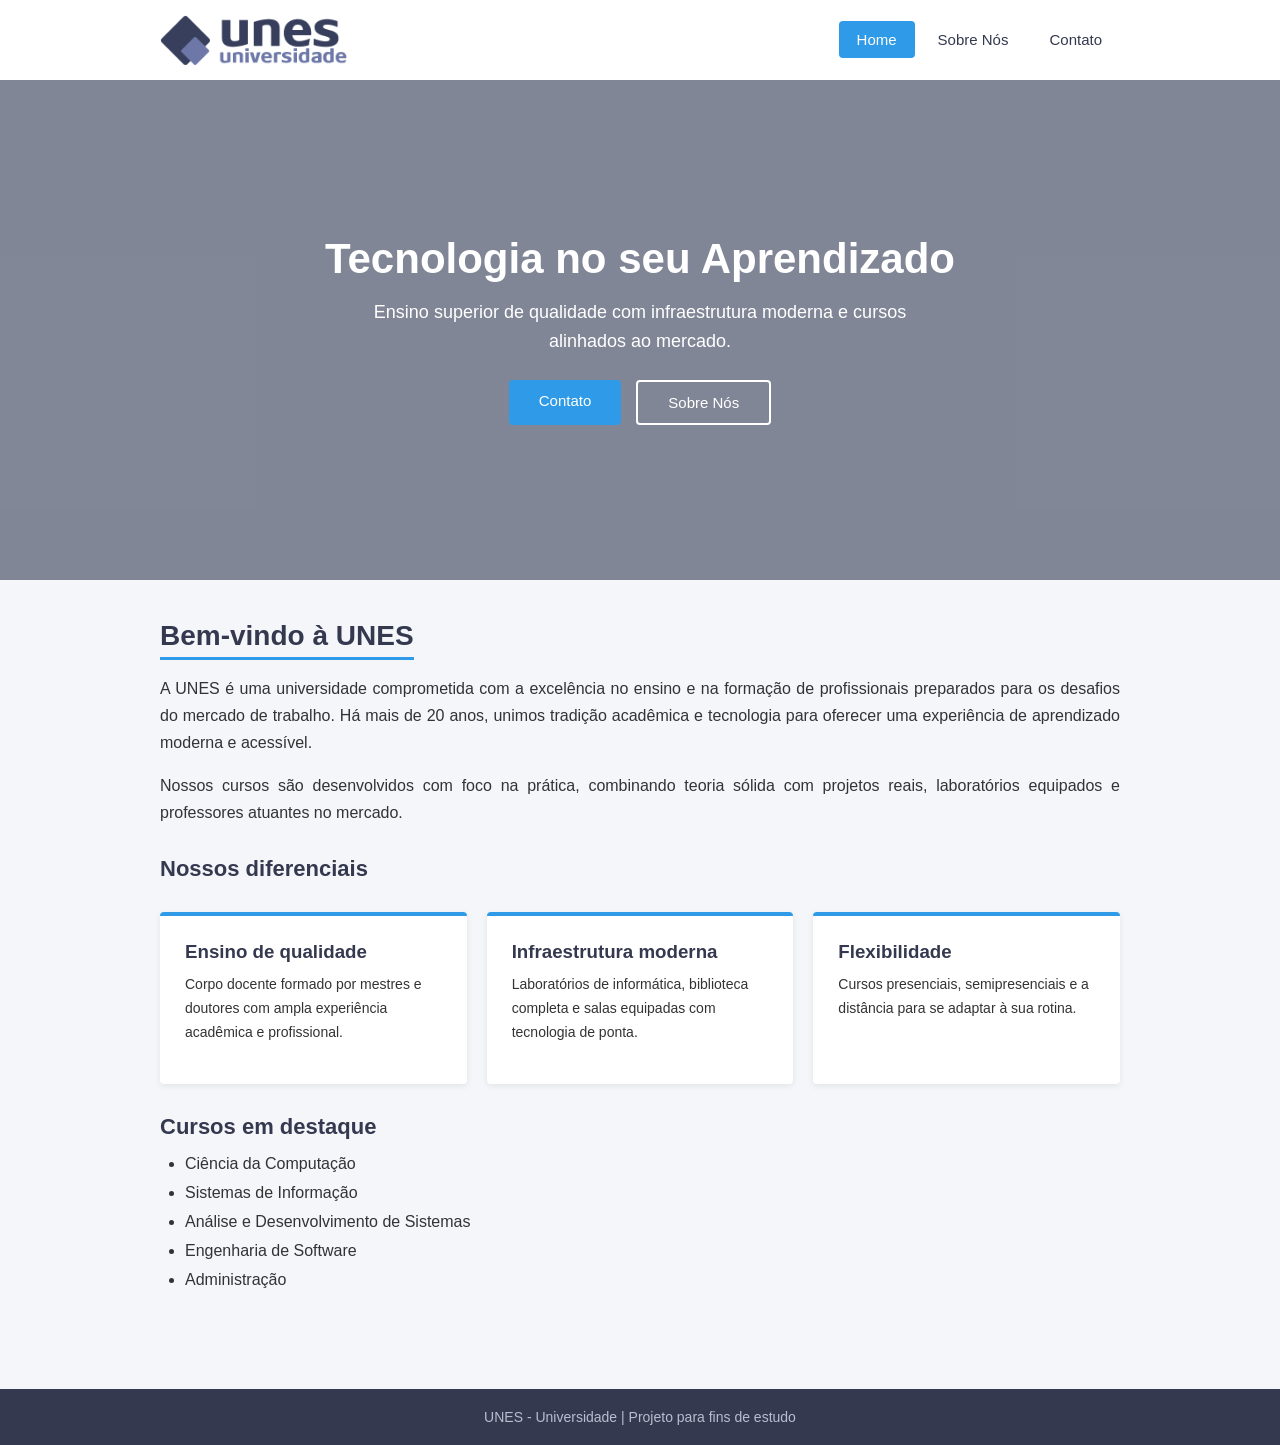
<file: projeto1-UNES/index.html>
<!DOCTYPE html>
<html lang="pt-BR">

<head>
    <meta charset="UTF-8">
    <meta name="viewport" content="width=device-width, initial-scale=1.0">
    <link rel="stylesheet" href="assets/css/style.css">
    <title>UNES - Universidade</title>
</head>

<body>

    <header>
        <div class="container">
            <a href="index.html" class="logo">
                <img src="assets/img/logo.png" alt="UNES Universidade">
            </a>
            <nav id="menu">
                <ul>
                    <li><a href="index.html" class="ativo">Home</a></li>
                    <li><a href="sobre.html">Sobre Nós</a></li>
                    <li><a href="contato.html">Contato</a></li>
                </ul>
            </nav>
            <button class="menu-toggle" id="menu-toggle" aria-label="Abrir menu">
                <span></span>
                <span></span>
                <span></span>
            </button>
        </div>
    </header>

    <section class="hero">
        <video muted autoplay loop>
            <source src="assets/video/33041-395456513_medium.mp4">
            Seu navegador não suporta a execução desse vídeo!
        </video>
        <div class="hero-overlay">
            <h1>Tecnologia no seu Aprendizado</h1>
            <p>Ensino superior de qualidade com infraestrutura moderna e cursos alinhados ao mercado.</p>
            <div class="hero-botoes">
                <a href="contato.html" class="btn btn-primario">Contato</a>
                <a href="sobre.html" class="btn btn-secundario">Sobre Nós</a>
            </div>
        </div>
    </section>

    <main class="conteudo">
        <div class="container">
            <h1>Bem-vindo à UNES</h1>
            <p>
                A UNES é uma universidade comprometida com a excelência no ensino e na formação
                de profissionais preparados para os desafios do mercado de trabalho. Há mais de
                20 anos, unimos tradição acadêmica e tecnologia para oferecer uma experiência de
                aprendizado moderna e acessível.
            </p>
            <p>
                Nossos cursos são desenvolvidos com foco na prática, combinando teoria sólida
                com projetos reais, laboratórios equipados e professores atuantes no mercado.
            </p>

            <h2>Nossos diferenciais</h2>
            <div class="cards">
                <div class="card">
                    <h3>Ensino de qualidade</h3>
                    <p>
                        Corpo docente formado por mestres e doutores com ampla experiência
                        acadêmica e profissional.
                    </p>
                </div>
                <div class="card">
                    <h3>Infraestrutura moderna</h3>
                    <p>
                        Laboratórios de informática, biblioteca completa e salas equipadas
                        com tecnologia de ponta.
                    </p>
                </div>
                <div class="card">
                    <h3>Flexibilidade</h3>
                    <p>
                        Cursos presenciais, semipresenciais e a distância para se adaptar
                        à sua rotina.
                    </p>
                </div>
            </div>

            <h2>Cursos em destaque</h2>
            <ul>
                <li>Ciência da Computação</li>
                <li>Sistemas de Informação</li>
                <li>Análise e Desenvolvimento de Sistemas</li>
                <li>Engenharia de Software</li>
                <li>Administração</li>
            </ul>
        </div>
    </main>

    <footer>
        <div class="container">
            <p>UNES - Universidade | Projeto para fins de estudo</p>
        </div>
    </footer>

    <script src="assets/js/script.js"></script>
</body>

</html>
</file>
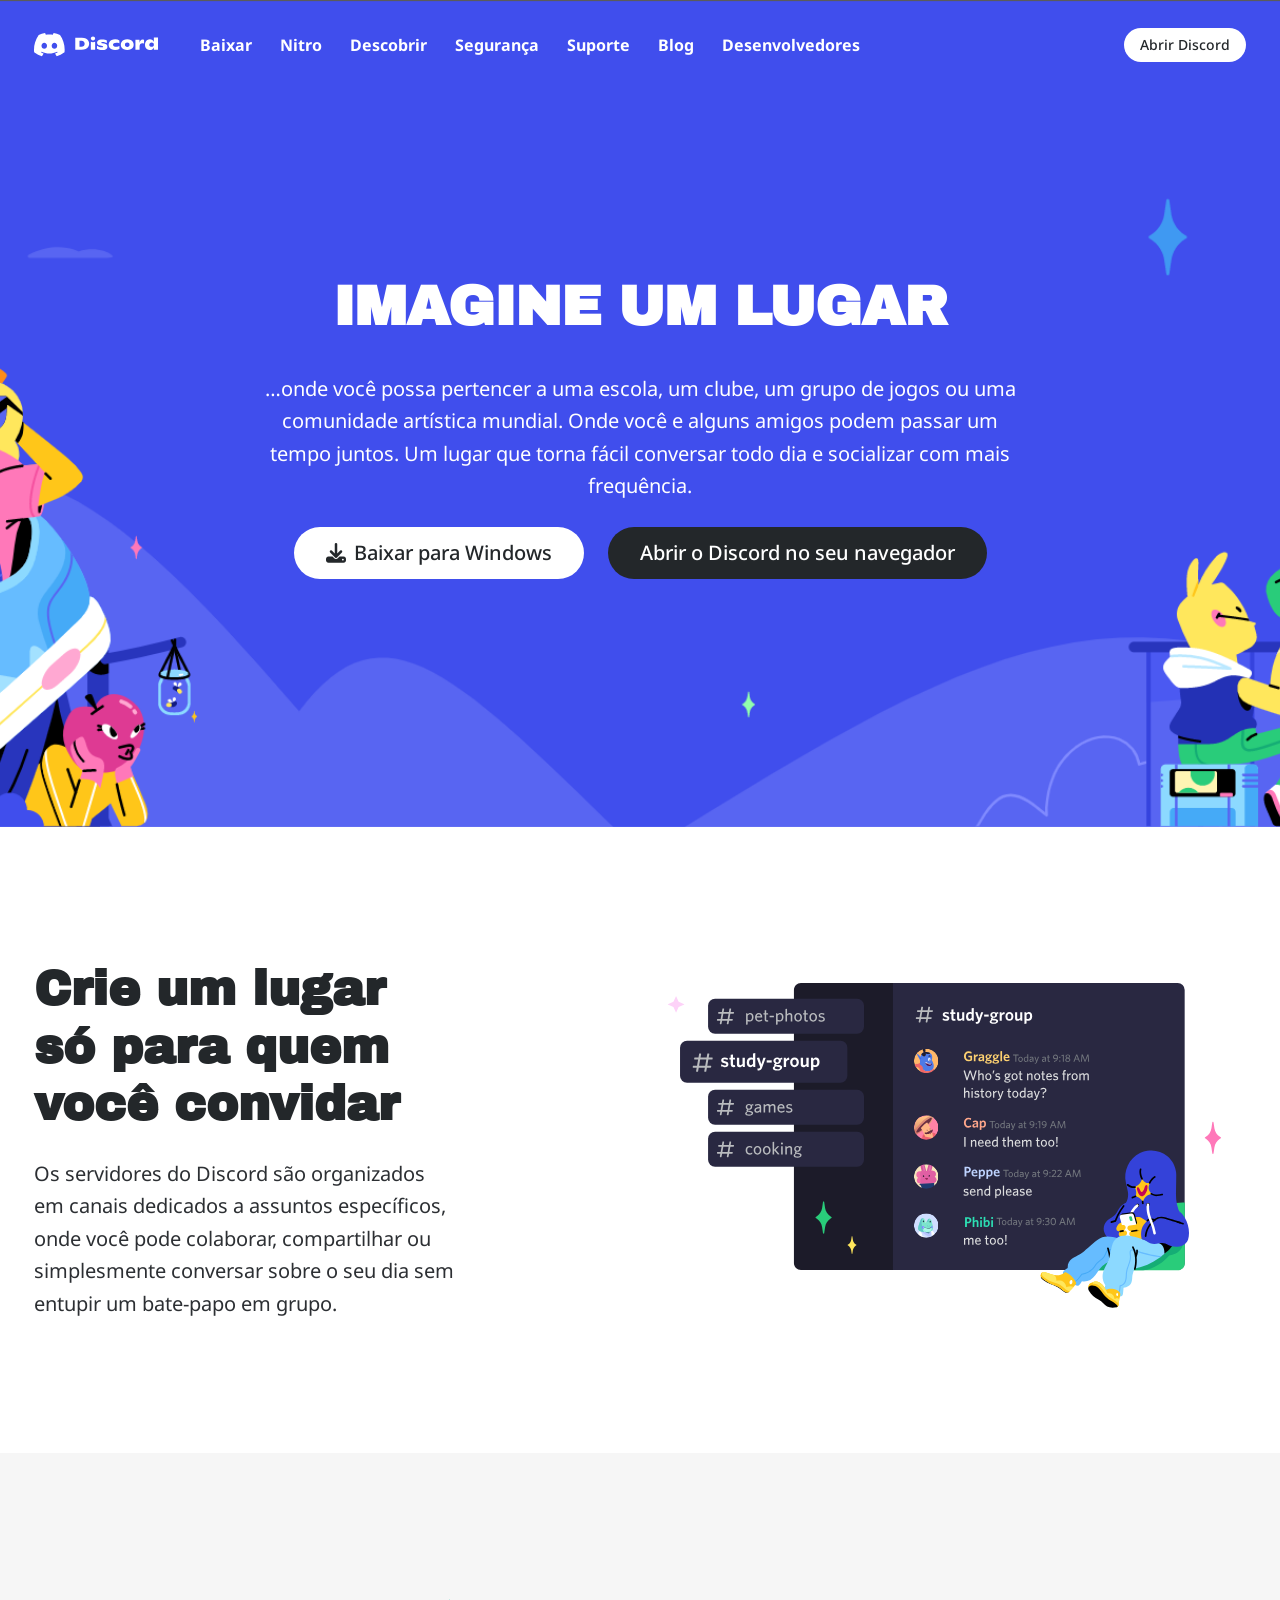
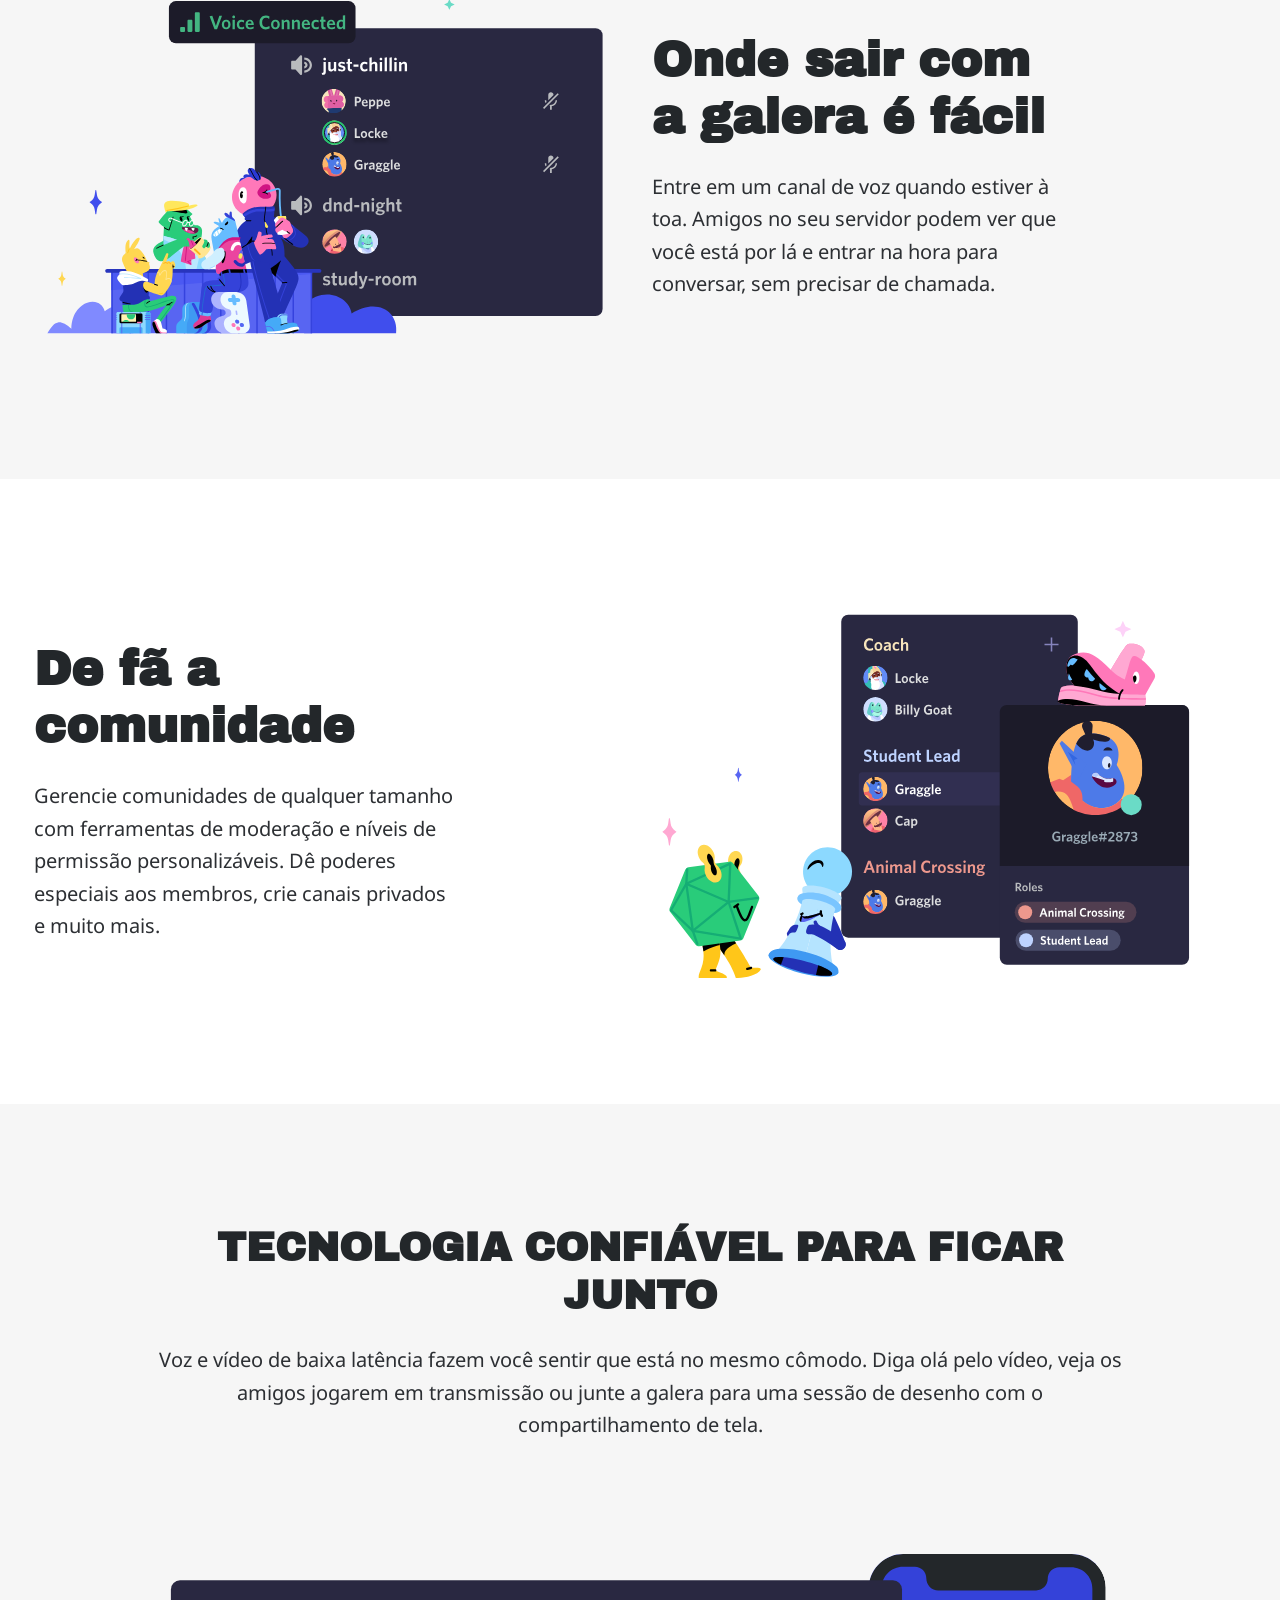
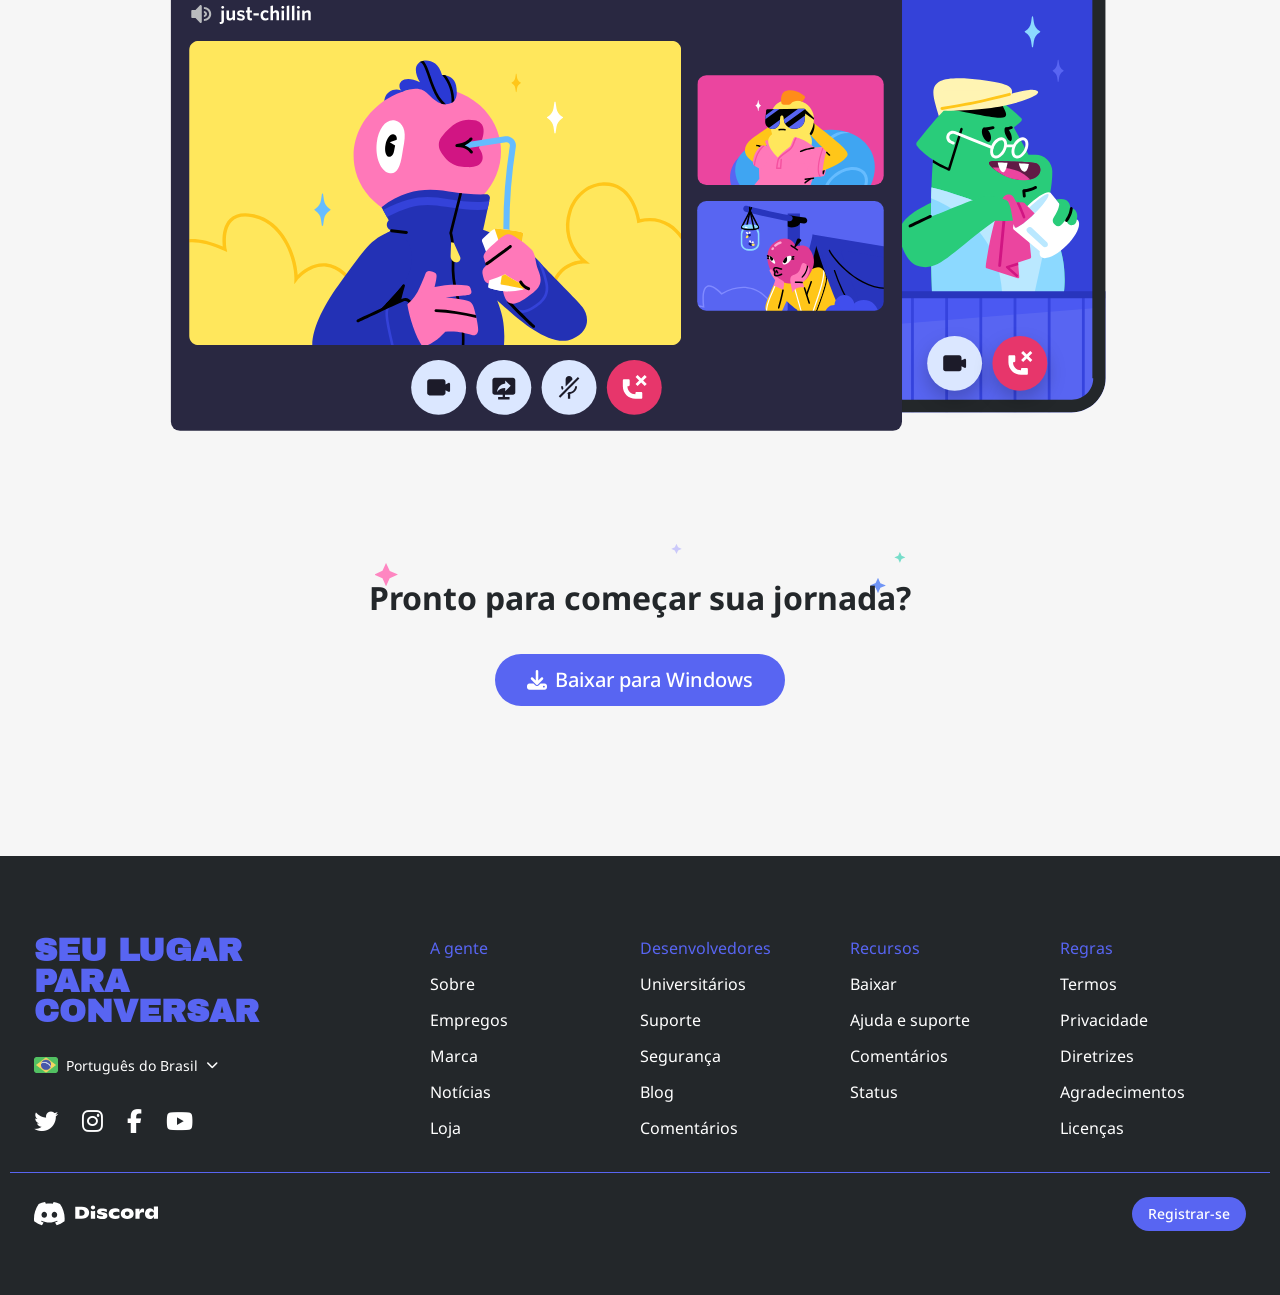
<file: projeto2-discordpage/index.html>
<!DOCTYPE html>
<html lang="pt-BR">

<head>
    <meta charset="UTF-8">
    <meta name="viewport" content="width=device-width, initial-scale=1.0">
    <title>Discord — Seu lugar para conversar e sair com a galera</title>
    <meta name="description"
        content="O Discord é o jeito mais fácil de conversar por voz, vídeo e texto. Converse, saia com a galera e mantenha contato com suas comunidades.">
    <link rel="preconnect" href="https://fonts.googleapis.com">
    <link rel="preconnect" href="https://fonts.gstatic.com" crossorigin>
    <link
        href="https://fonts.googleapis.com/css2?family=Archivo+Black&family=Noto+Sans:wght@400;500;600;700;800&display=swap"
        rel="stylesheet">
    <link rel="stylesheet" href="https://cdnjs.cloudflare.com/ajax/libs/font-awesome/6.5.2/css/all.min.css">
    <link rel="stylesheet" href="assets/css/style.css">
</head>

<body>
    <!-- HERO / HEADER -->
    <header class="hero">
        <nav class="navbar">
            <div class="container navbar-inner">
                <a href="#" class="logo" aria-label="Discord">
                    <img src="assets/img/logo.svg" alt="Discord" width="124" height="34">
                </a>

                <ul class="nav-links" id="navLinks">
                    <li><a href="#">Baixar</a></li>
                    <li><a href="#">Nitro</a></li>
                    <li><a href="#">Descobrir</a></li>
                    <li><a href="#">Segurança</a></li>
                    <li><a href="#">Suporte</a></li>
                    <li><a href="#">Blog</a></li>
                    <li><a href="#">Desenvolvedores</a></li>
                </ul>

                <div class="nav-actions">
                    <a href="#" class="btn btn-white btn-sm">Abrir Discord</a>
                    <button class="hamburger" id="hamburger" aria-label="Abrir menu" aria-expanded="false">
                        <i class="fa-solid fa-bars"></i>
                    </button>
                </div>
            </div>
        </nav>

        <div class="container hero-content">
            <h1 class="hero-title">Imagine um lugar</h1>
            <p class="hero-text">
                …onde você possa pertencer a uma escola, um clube, um grupo de jogos ou uma comunidade artística
                mundial. Onde você e alguns amigos podem passar um tempo juntos. Um lugar que torna fácil conversar
                todo dia e socializar com mais frequência.
            </p>
            <div class="hero-buttons">
                <a href="#" class="btn btn-white btn-lg">
                    <i class="fa-solid fa-download"></i>
                    Baixar para Windows
                </a>
                <a href="#" class="btn btn-dark btn-lg">Abrir o Discord no seu navegador</a>
            </div>
        </div>
    </header>

    <main>
        <!-- SEÇÃO 1 -->
        <section class="section section-white">
            <div class="container section-grid">
                <div class="section-text reveal">
                    <h2>Crie um lugar só para quem você convidar</h2>
                    <p>
                        Os servidores do Discord são organizados em canais dedicados a assuntos específicos, onde você
                        pode colaborar, compartilhar ou simplesmente conversar sobre o seu dia sem entupir um
                        bate-papo em grupo.
                    </p>
                </div>
                <div class="section-image reveal">
                    <img src="assets/img/grupo-estudo.svg" alt="Grupo de amigos conversando em um servidor">
                </div>
            </div>
        </section>

        <!-- SEÇÃO 2 -->
        <section class="section section-gray">
            <div class="container section-grid">
                <div class="section-image reveal">
                    <img src="assets/img/canal-voz.svg" alt="Canal de voz do Discord em uso">
                </div>
                <div class="section-text reveal">
                    <h2>Onde sair com a galera é fácil</h2>
                    <p>
                        Entre em um canal de voz quando estiver à toa. Amigos no seu servidor podem ver que você está
                        por lá e entrar na hora para conversar, sem precisar de chamada.
                    </p>
                </div>
            </div>
        </section>

        <!-- SEÇÃO 3 -->
        <section class="section section-white">
            <div class="container section-grid">
                <div class="section-text reveal">
                    <h2>De fã a comunidade</h2>
                    <p>
                        Gerencie comunidades de qualquer tamanho com ferramentas de moderação e níveis de permissão
                        personalizáveis. Dê poderes especiais aos membros, crie canais privados e muito mais.
                    </p>
                </div>
                <div class="section-image reveal">
                    <img src="assets/img/membros.svg" alt="Lista de membros e permissões de um servidor">
                </div>
            </div>
        </section>

        <!-- SEÇÃO 4 + CTA -->
        <section class="section section-gray section-tech">
            <div class="container">
                <h2 class="tech-title reveal">Tecnologia confiável para ficar junto</h2>
                <p class="tech-text reveal">
                    Voz e vídeo de baixa latência fazem você sentir que está no mesmo cômodo. Diga olá pelo vídeo,
                    veja os amigos jogarem em transmissão ou junte a galera para uma sessão de desenho com o
                    compartilhamento de tela.
                </p>
                <div class="tech-image reveal">
                    <img src="assets/img/relaxando.svg" alt="Pessoa relaxando enquanto conversa no Discord">
                </div>

                <div class="cta reveal">
                    <img src="assets/img/fundo-estrela.svg" alt="" class="cta-stars" aria-hidden="true">
                    <h3>Pronto para começar sua jornada?</h3>
                    <a href="#" class="btn btn-brand btn-lg">
                        <i class="fa-solid fa-download"></i>
                        Baixar para Windows
                    </a>
                </div>
            </div>
        </section>
    </main>

    <!-- FOOTER -->
    <footer class="footer">
        <div class="container footer-grid">
            <div class="footer-brand">
                <h4>Seu lugar para conversar</h4>
                <div class="lang-select" id="langSelect">
                    <button class="lang-current" id="langBtn" aria-haspopup="true" aria-expanded="false">
                        <img src="assets/img/flag-brazil.png" alt="Brasil">
                        <span>Português do Brasil</span>
                        <i class="fa-solid fa-chevron-down"></i>
                    </button>
                    <ul class="lang-options" id="langOptions">
                        <li>
                            <img src="assets/img/flag-usa.png" alt="Estados Unidos">
                            <span>English</span>
                        </li>
                        <li>
                            <img src="assets/img/flag-spain.png" alt="Espanha">
                            <span>Español</span>
                        </li>
                    </ul>
                </div>
                <div class="socials">
                    <a href="#" aria-label="Twitter"><i class="fa-brands fa-twitter"></i></a>
                    <a href="#" aria-label="Instagram"><i class="fa-brands fa-instagram"></i></a>
                    <a href="#" aria-label="Facebook"><i class="fa-brands fa-facebook-f"></i></a>
                    <a href="#" aria-label="YouTube"><i class="fa-brands fa-youtube"></i></a>
                </div>
            </div>

            <nav class="footer-col">
                <h5>A gente</h5>
                <ul>
                    <li><a href="#">Sobre</a></li>
                    <li><a href="#">Empregos</a></li>
                    <li><a href="#">Marca</a></li>
                    <li><a href="#">Notícias</a></li>
                    <li><a href="#">Loja</a></li>
                </ul>
            </nav>

            <nav class="footer-col">
                <h5>Desenvolvedores</h5>
                <ul>
                    <li><a href="#">Universitários</a></li>
                    <li><a href="#">Suporte</a></li>
                    <li><a href="#">Segurança</a></li>
                    <li><a href="#">Blog</a></li>
                    <li><a href="#">Comentários</a></li>
                </ul>
            </nav>

            <nav class="footer-col">
                <h5>Recursos</h5>
                <ul>
                    <li><a href="#">Baixar</a></li>
                    <li><a href="#">Ajuda e suporte</a></li>
                    <li><a href="#">Comentários</a></li>
                    <li><a href="#">Status</a></li>
                </ul>
            </nav>

            <nav class="footer-col">
                <h5>Regras</h5>
                <ul>
                    <li><a href="#">Termos</a></li>
                    <li><a href="#">Privacidade</a></li>
                    <li><a href="#">Diretrizes</a></li>
                    <li><a href="#">Agradecimentos</a></li>
                    <li><a href="#">Licenças</a></li>
                </ul>
            </nav>
        </div>

        <div class="container footer-bottom">
            <a href="#" class="logo">
                <img src="assets/img/logo.svg" alt="Discord" width="124" height="34">
            </a>
            <a href="#" class="btn btn-brand btn-sm">Registrar-se</a>
        </div>
    </footer>

    <script src="assets/js/script.js"></script>
</body>

</html>
</file>
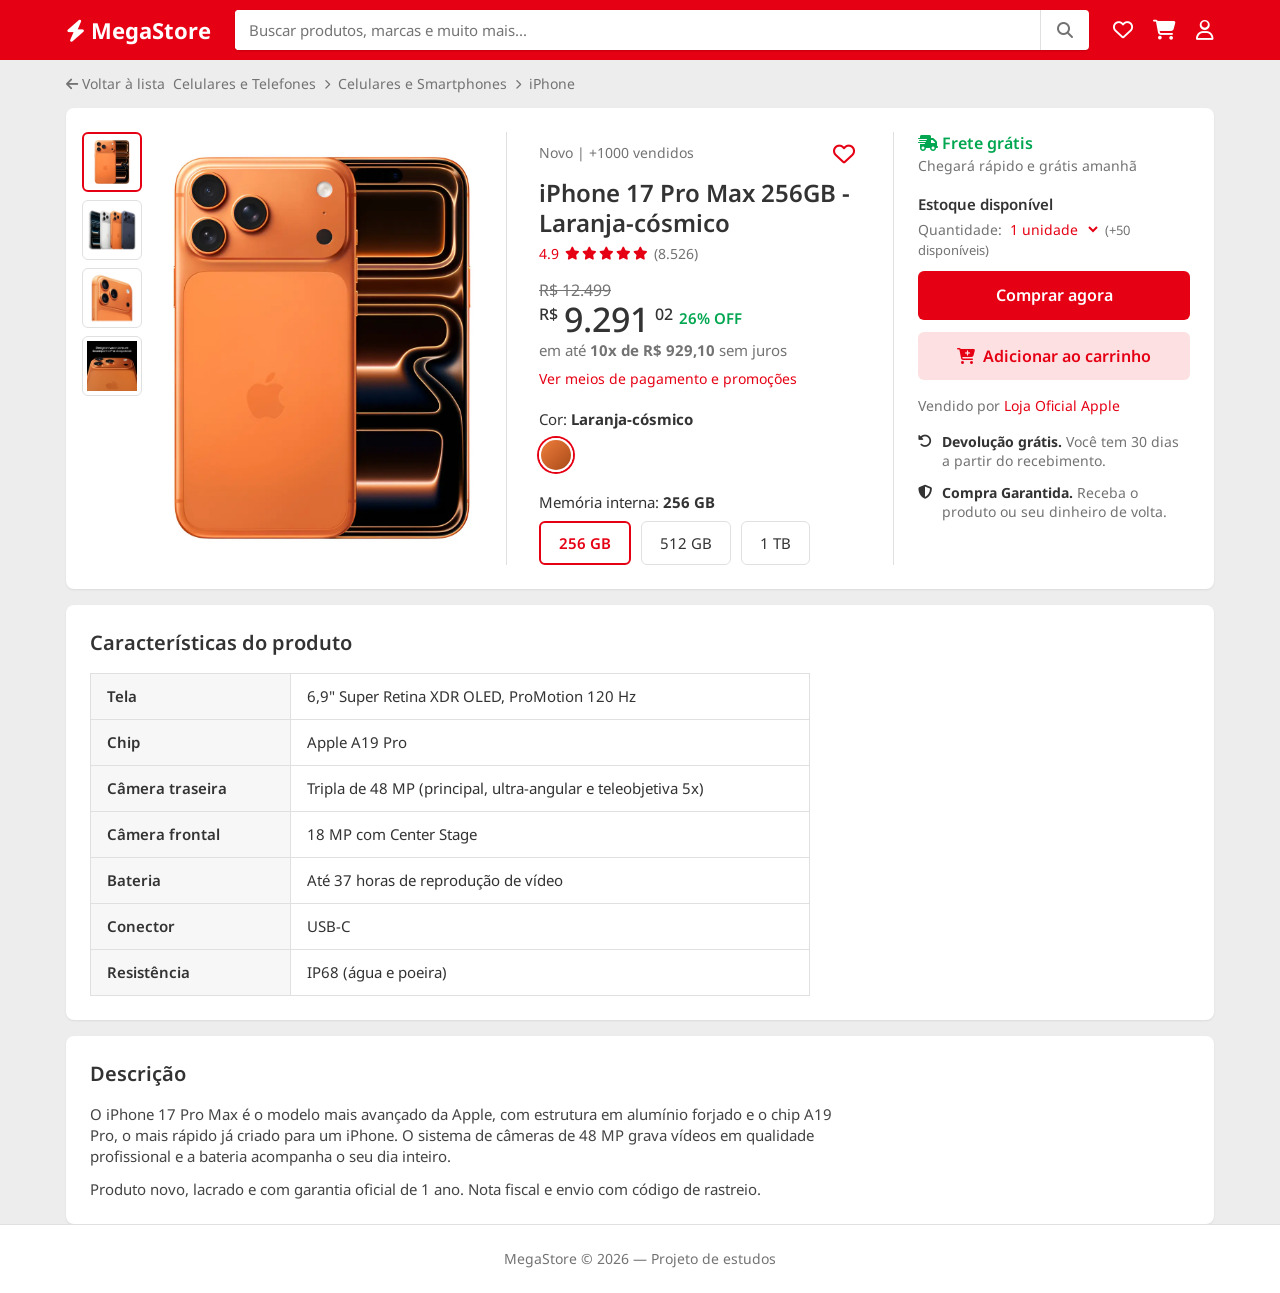
<file: projeto3-detalhesdeproduto/index.html>
<!DOCTYPE html>
<html lang="pt-BR">

<head>
    <meta charset="UTF-8">
    <meta name="viewport" content="width=device-width, initial-scale=1.0">
    <title>iPhone 17 Pro Max 256GB - Laranja-cósmico | MegaStore</title>
    <meta name="description" content="iPhone 17 Pro Max 256GB na cor Laranja-cósmico com frete grátis.">
    <link rel="preconnect" href="https://fonts.googleapis.com">
    <link rel="preconnect" href="https://fonts.gstatic.com" crossorigin>
    <link href="https://fonts.googleapis.com/css2?family=Noto+Sans:wght@400;500;600;700&display=swap" rel="stylesheet">
    <link rel="stylesheet" href="https://cdnjs.cloudflare.com/ajax/libs/font-awesome/6.5.2/css/all.min.css">
    <link rel="stylesheet" href="assets/css/style.css">
</head>

<body>
    <!-- TOPO -->
    <header class="topbar">
        <div class="container topbar-inner">
            <a href="#" class="logo"><i class="fa-solid fa-bolt"></i> MegaStore</a>
            <form class="busca" role="search">
                <input type="search" placeholder="Buscar produtos, marcas e muito mais..." aria-label="Buscar">
                <button type="submit" aria-label="Buscar"><i class="fa-solid fa-magnifying-glass"></i></button>
            </form>
            <nav class="top-icones" aria-label="Conta">
                <a href="#" aria-label="Favoritos"><i class="fa-regular fa-heart"></i></a>
                <a href="#" aria-label="Carrinho"><i class="fa-solid fa-cart-shopping"></i></a>
                <a href="#" aria-label="Minha conta"><i class="fa-regular fa-user"></i></a>
            </nav>
        </div>
    </header>

    <main class="container">
        <!-- BREADCRUMB -->
        <nav class="breadcrumb" aria-label="Caminho">
            <a href="#"><i class="fa-solid fa-arrow-left"></i> Voltar à lista</a>
            <a href="#">Celulares e Telefones</a>
            <i class="fa-solid fa-chevron-right"></i>
            <a href="#">Celulares e Smartphones</a>
            <i class="fa-solid fa-chevron-right"></i>
            <a href="#">iPhone</a>
        </nav>

        <!-- PRODUTO -->
        <section class="card produto">
            <div class="galeria">
                <div class="thumbs">
                    <button class="thumb ativo" aria-label="Foto 1">
                        <img src="assets/img/D_NQ_NP_2X_739019-MLA95656293708_102025-F.webp"
                            alt="iPhone 17 Pro Max laranja, frente e verso">
                    </button>
                    <button class="thumb" aria-label="Foto 2">
                        <img src="assets/img/D_NQ_NP_2X_710675-MLA91747458254_092025-F.webp"
                            alt="iPhone 17 Pro Max em todas as cores">
                    </button>
                    <button class="thumb" aria-label="Foto 3">
                        <img src="assets/img/D_NQ_NP_2X_848223-MLA91747409006_092025-F.webp"
                            alt="Detalhe do módulo de câmeras">
                    </button>
                    <button class="thumb" aria-label="Foto 4">
                        <img src="assets/img/D_NQ_NP_2X_905248-MLA91747487922_092025-F.webp"
                            alt="Design do iPhone 17 Pro Max">
                    </button>
                </div>
                <div class="imagem-principal">
                    <img id="imgPrincipal" src="assets/img/D_NQ_NP_2X_739019-MLA95656293708_102025-F.webp"
                        alt="iPhone 17 Pro Max na cor Laranja-cósmico">
                </div>
            </div>

            <div class="info">
                <div class="linha-topo">
                    <span class="condicao">Novo | +1000 vendidos</span>
                    <button class="fav" id="favBtn" aria-label="Adicionar aos favoritos">
                        <i class="fa-regular fa-heart"></i>
                    </button>
                </div>

                <h1>iPhone 17 Pro Max 256GB - Laranja-cósmico</h1>

                <div class="avaliacao">
                    <span class="nota">4.9</span>
                    <span class="estrelas" aria-label="4,9 de 5 estrelas">
                        <i class="fa-solid fa-star"></i><i class="fa-solid fa-star"></i><i
                            class="fa-solid fa-star"></i><i class="fa-solid fa-star"></i><i
                            class="fa-solid fa-star"></i>
                    </span>
                    <span class="total">(8.526)</span>
                </div>

                <div class="preco">
                    <s class="preco-antigo" id="precoAntigo">R$ 12.499</s>
                    <div class="preco-atual">
                        <small>R$</small> <span id="precoInt">9.291</span><sup id="precoCent">02</sup>
                        <span class="off" id="precoOff">26% OFF</span>
                    </div>
                    <p class="parcelas">em até <strong id="parcela">10x de R$ 929,10</strong> sem juros</p>
                    <a href="#" class="link">Ver meios de pagamento e promoções</a>
                </div>

                <div class="opcao">
                    <p>Cor: <strong>Laranja-cósmico</strong></p>
                    <div class="cores">
                        <span class="cor ativo" style="--sw1:#ef7d3c; --sw2:#a84a18"
                            title="Laranja-cósmico"></span>
                    </div>
                </div>

                <div class="opcao">
                    <p>Memória interna: <strong id="memNome">256 GB</strong></p>
                    <div class="memorias">
                        <button class="mem ativo" data-mem="256">256 GB</button>
                        <button class="mem" data-mem="512">512 GB</button>
                        <button class="mem" data-mem="1tb">1 TB</button>
                    </div>
                </div>
            </div>

            <aside class="compra">
                <p class="frete"><i class="fa-solid fa-truck-fast"></i> Frete grátis</p>
                <p class="chegada">Chegará rápido e grátis amanhã</p>

                <p class="estoque">Estoque disponível</p>
                <p class="quantidade">
                    Quantidade:
                    <select aria-label="Quantidade">
                        <option>1 unidade</option>
                        <option>2 unidades</option>
                        <option>3 unidades</option>
                        <option>4 unidades</option>
                        <option>5 unidades</option>
                    </select>
                    <span class="disp">(+50 disponíveis)</span>
                </p>

                <a href="#" class="btn btn-comprar">Comprar agora</a>
                <a href="#" class="btn btn-carrinho"><i class="fa-solid fa-cart-plus"></i> Adicionar ao carrinho</a>

                <p class="vendedor">Vendido por <a href="#">Loja Oficial Apple</a></p>

                <ul class="garantias">
                    <li><i class="fa-solid fa-rotate-left"></i> <span><strong>Devolução grátis.</strong> Você tem 30
                            dias a partir do recebimento.</span></li>
                    <li><i class="fa-solid fa-shield-halved"></i> <span><strong>Compra Garantida.</strong> Receba o
                            produto ou seu dinheiro de volta.</span></li>
                </ul>
            </aside>
        </section>

        <!-- CARACTERÍSTICAS -->
        <section class="card bloco">
            <h2>Características do produto</h2>
            <table class="specs">
                <tr>
                    <th>Tela</th>
                    <td>6,9" Super Retina XDR OLED, ProMotion 120 Hz</td>
                </tr>
                <tr>
                    <th>Chip</th>
                    <td>Apple A19 Pro</td>
                </tr>
                <tr>
                    <th>Câmera traseira</th>
                    <td>Tripla de 48 MP (principal, ultra-angular e teleobjetiva 5x)</td>
                </tr>
                <tr>
                    <th>Câmera frontal</th>
                    <td>18 MP com Center Stage</td>
                </tr>
                <tr>
                    <th>Bateria</th>
                    <td>Até 37 horas de reprodução de vídeo</td>
                </tr>
                <tr>
                    <th>Conector</th>
                    <td>USB-C</td>
                </tr>
                <tr>
                    <th>Resistência</th>
                    <td>IP68 (água e poeira)</td>
                </tr>
            </table>
        </section>

        <!-- DESCRIÇÃO -->
        <section class="card bloco">
            <h2>Descrição</h2>
            <p>
                O iPhone 17 Pro Max é o modelo mais avançado da Apple, com estrutura em alumínio forjado e o chip A19
                Pro, o mais rápido já criado para um iPhone. O sistema de câmeras de 48 MP grava vídeos em qualidade
                profissional e a bateria acompanha o seu dia inteiro.
            </p>
            <p>
                Produto novo, lacrado e com garantia oficial de 1 ano. Nota fiscal e envio com código de rastreio.
            </p>
        </section>
    </main>

    <footer class="footer">
        <div class="container">
            <p>MegaStore &copy; 2026 &mdash; Projeto de estudos</p>
        </div>
    </footer>

    <script src="assets/js/script.js"></script>
</body>

</html>
</file>
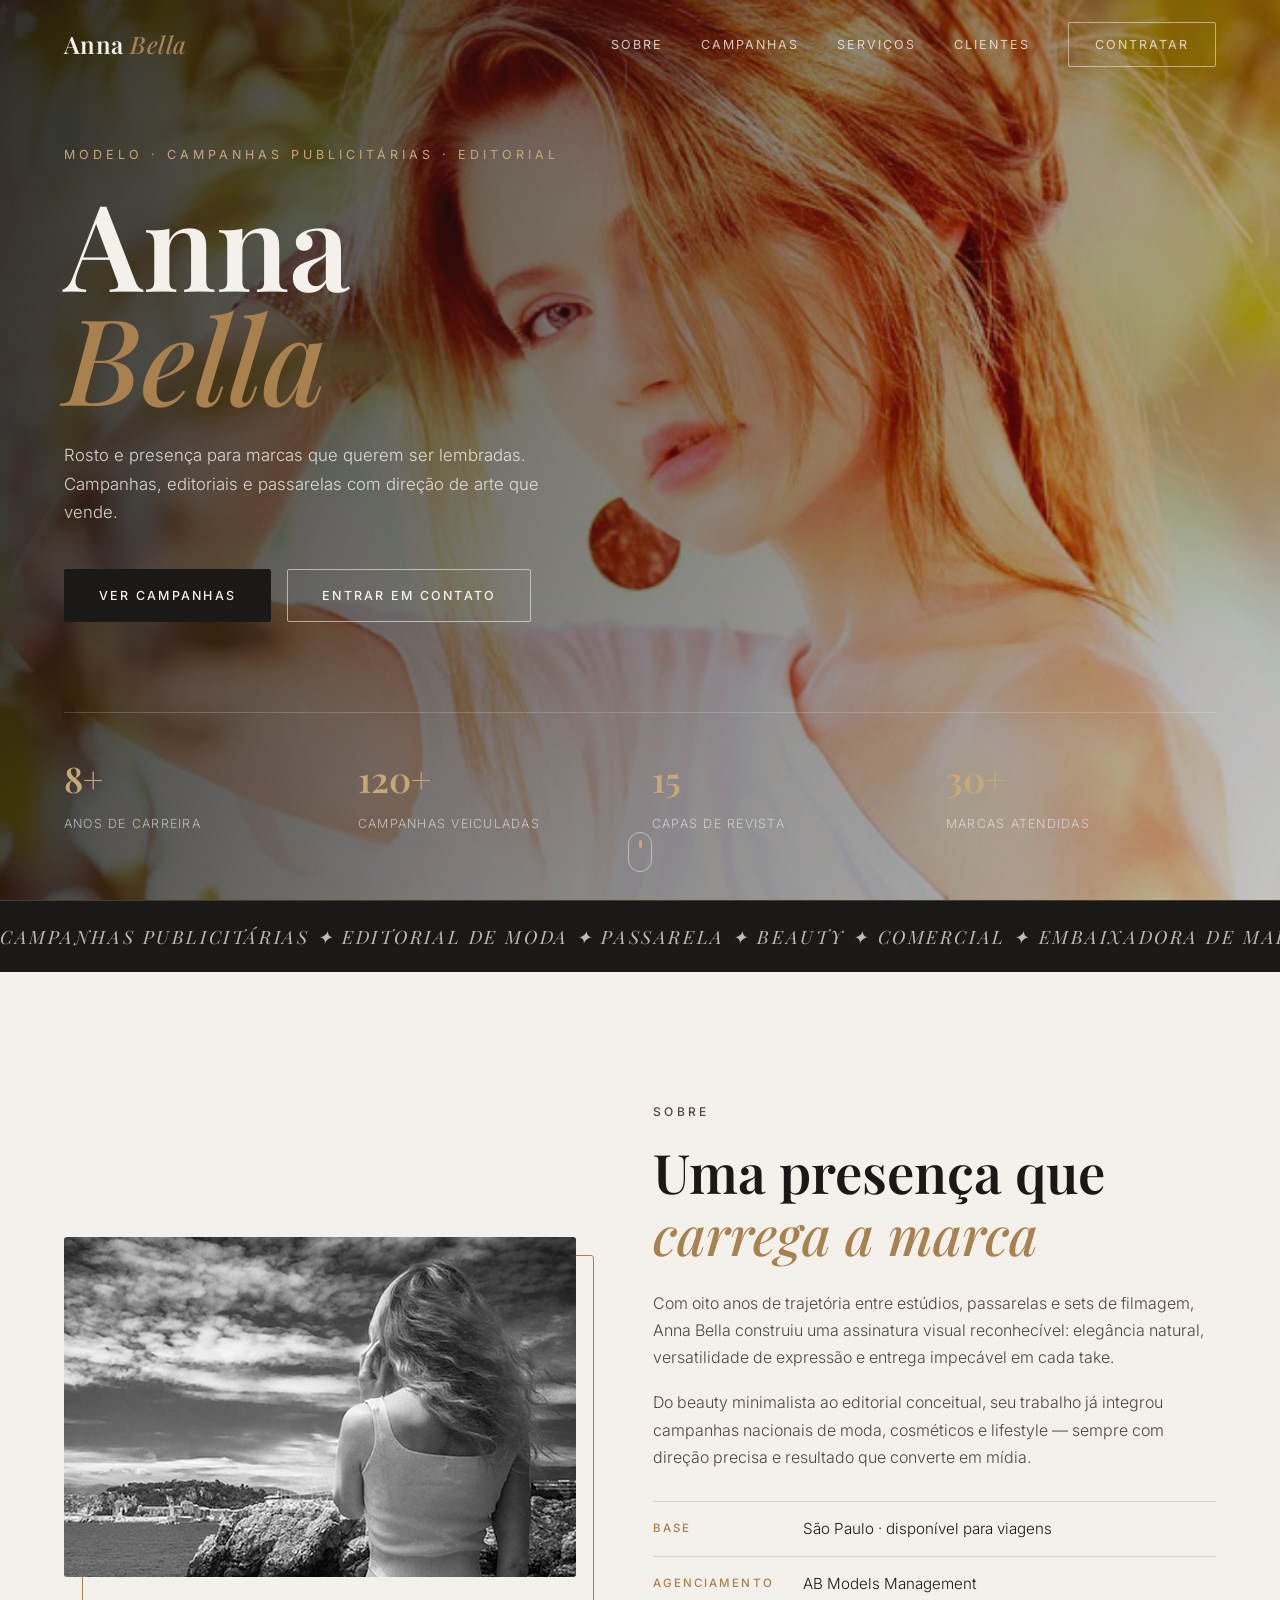
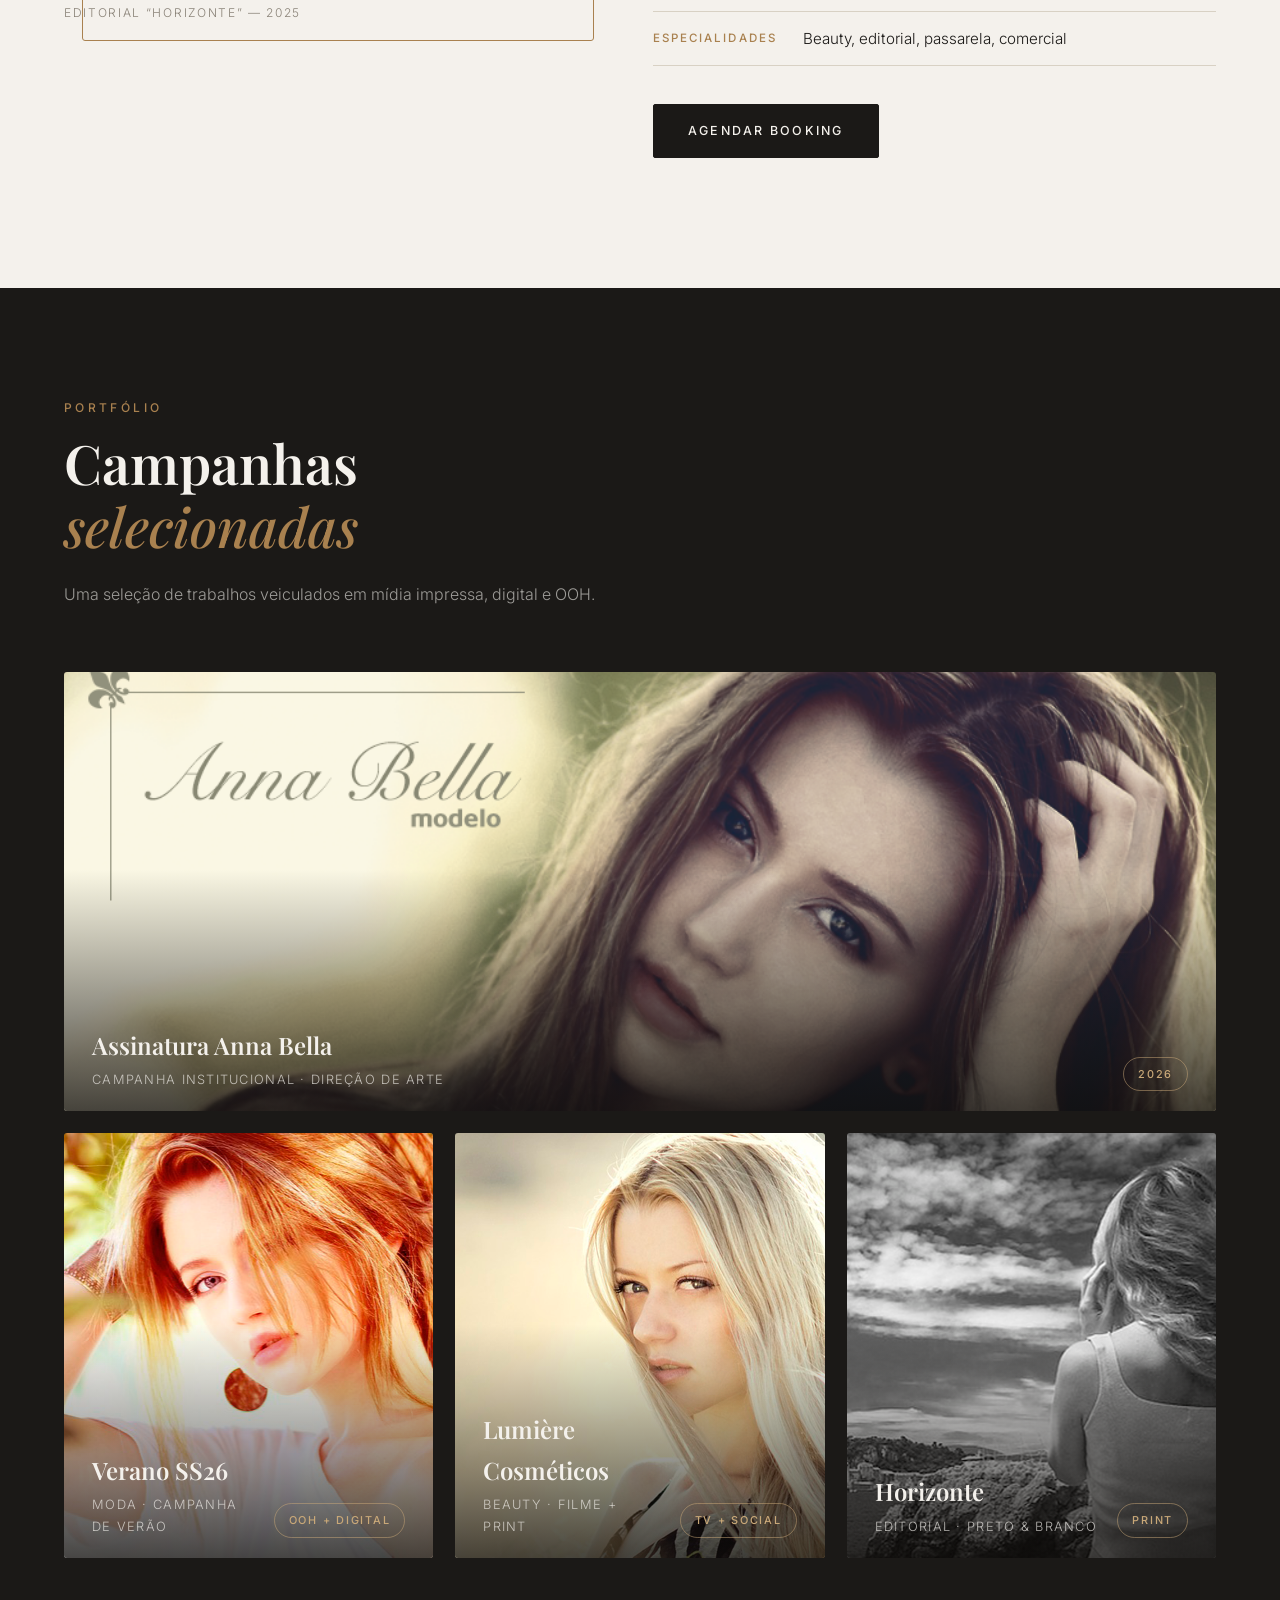
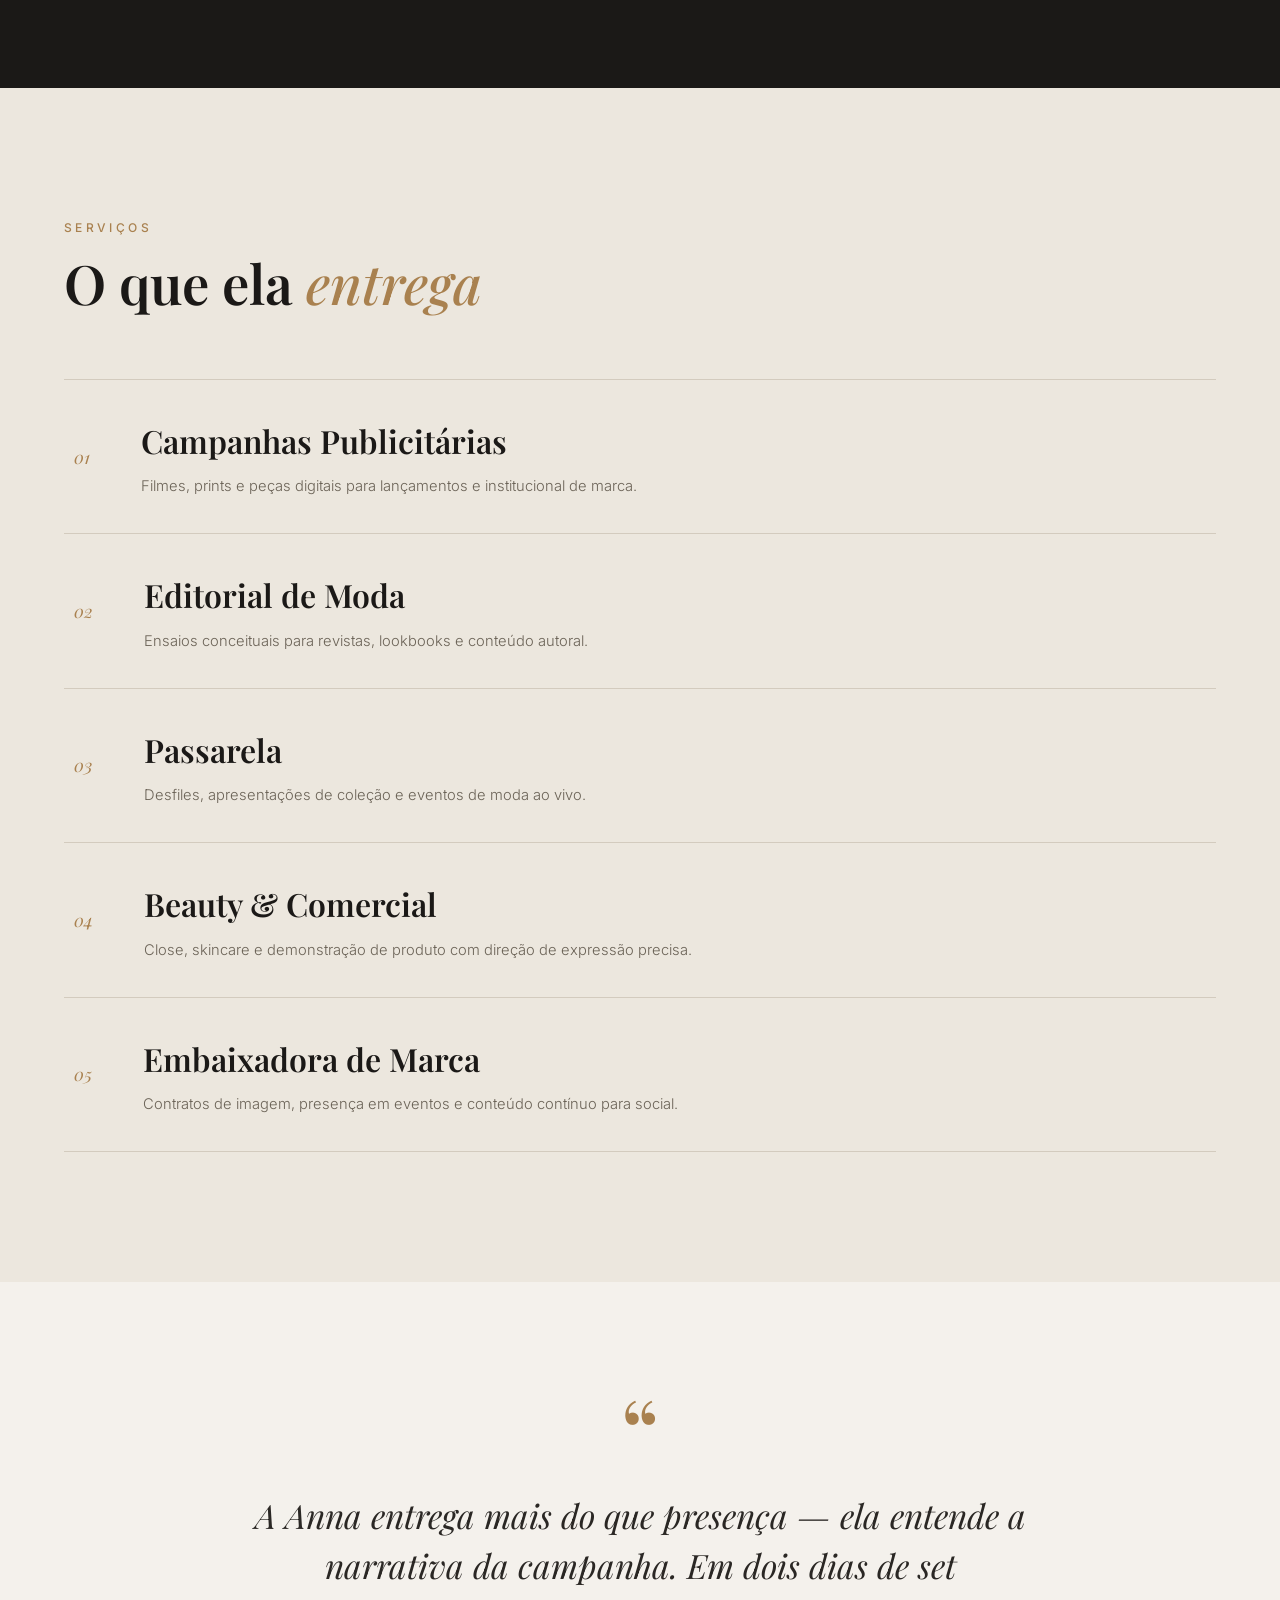
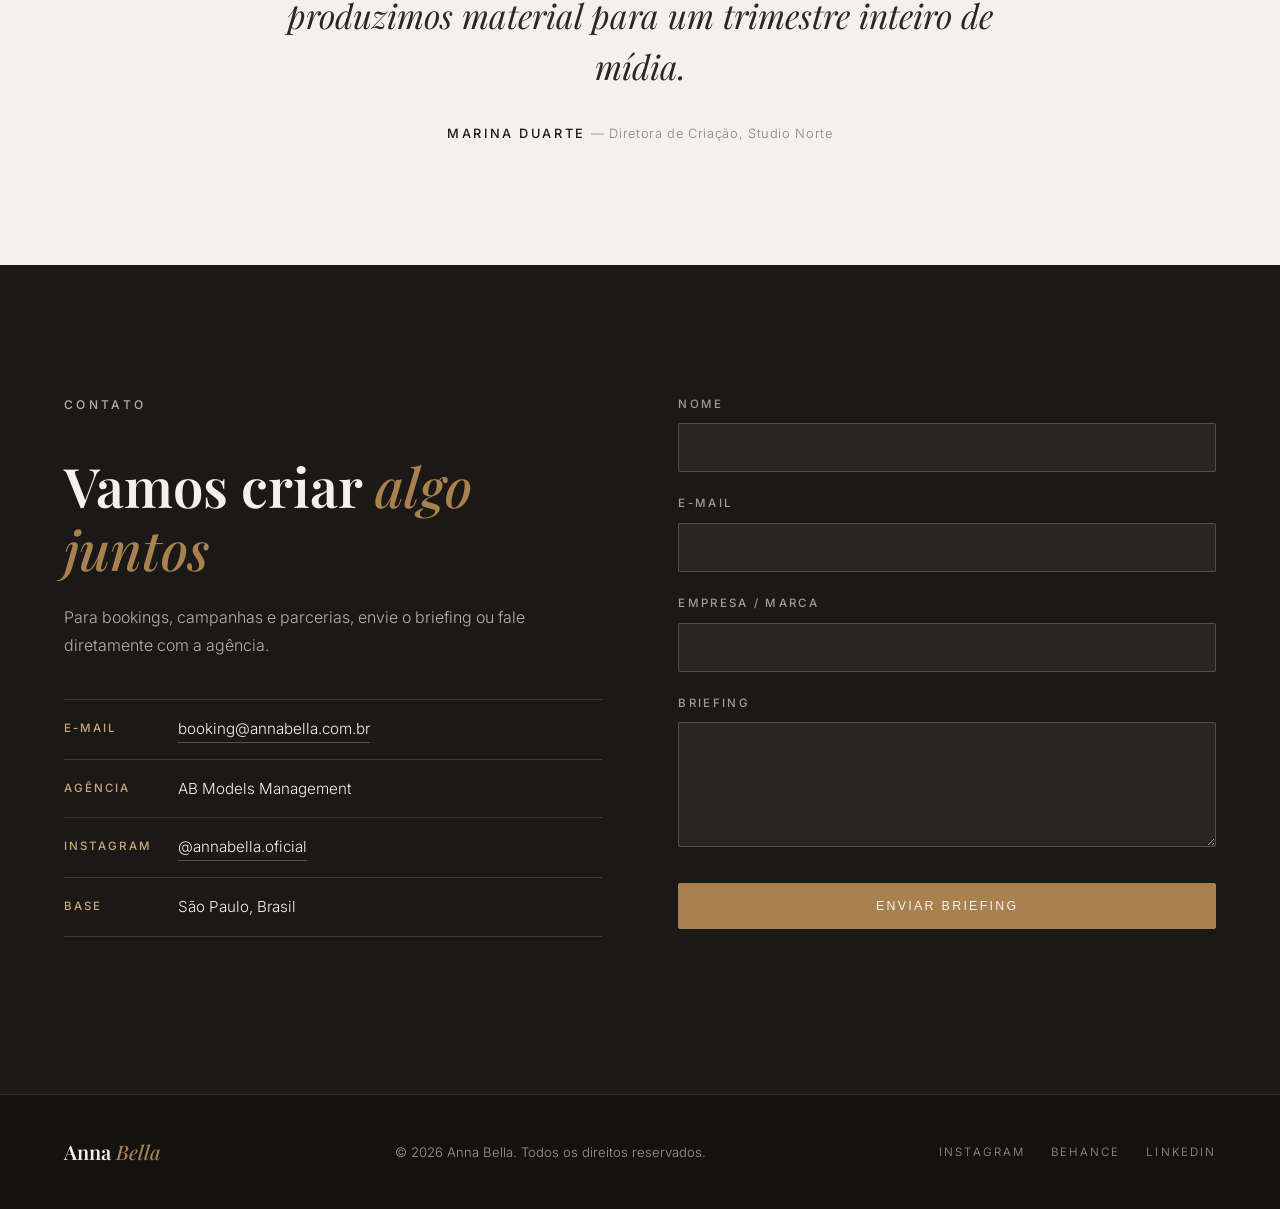
<file: projeto4-anabela/index.html>
<!DOCTYPE html>
<html lang="pt-BR">

<head>
    <meta charset="UTF-8">
    <meta name="viewport" content="width=device-width, initial-scale=1.0">
    <meta name="description" content="Anna Bella — modelo e rosto de campanhas publicitárias. Portfólio de campanhas, editorial, passarela e beauty.">
    <title>Anna Bella — Modelo | Portfólio Publicitário</title>

    <link rel="preconnect" href="https://fonts.googleapis.com">
    <link rel="preconnect" href="https://fonts.gstatic.com" crossorigin>
    <link href="https://fonts.googleapis.com/css2?family=Playfair+Display:ital,wght@0,400;0,600;0,700;1,400;1,500&family=Inter:wght@300;400;500;600&display=swap" rel="stylesheet">
    <link rel="stylesheet" href="assets/css/estilo.css">
</head>

<body>

    <!-- Navegação -->
    <header class="nav" id="nav">
        <a class="nav__logo" href="#home">Anna <em>Bella</em></a>

        <nav class="nav__links" id="navLinks">
            <a href="#sobre">Sobre</a>
            <a href="#campanhas">Campanhas</a>
            <a href="#servicos">Serviços</a>
            <a href="#depoimento">Clientes</a>
            <a href="#contato" class="nav__cta">Contratar</a>
        </nav>

        <button class="nav__toggle" id="navToggle" aria-label="Abrir menu" aria-expanded="false">
            <span></span>
            <span></span>
        </button>
    </header>

    <!-- Hero -->
    <section class="hero" id="home">
        <div class="hero__bg" role="img" aria-label="Anna Bella em ensaio fotográfico"></div>
        <div class="hero__overlay"></div>

        <div class="hero__content reveal">
            <p class="hero__kicker">Modelo · Campanhas Publicitárias · Editorial</p>
            <h1 class="hero__title">Anna<br><em>Bella</em></h1>
            <p class="hero__sub">
                Rosto e presença para marcas que querem ser lembradas.
                Campanhas, editoriais e passarelas com direção de arte que vende.
            </p>
            <div class="hero__actions">
                <a href="#campanhas" class="btn btn--solid">Ver campanhas</a>
                <a href="#contato" class="btn btn--ghost">Entrar em contato</a>
            </div>
        </div>

        <div class="hero__stats reveal">
            <div class="stat">
                <strong>8+</strong>
                <span>anos de carreira</span>
            </div>
            <div class="stat">
                <strong>120+</strong>
                <span>campanhas veiculadas</span>
            </div>
            <div class="stat">
                <strong>15</strong>
                <span>capas de revista</span>
            </div>
            <div class="stat">
                <strong>30+</strong>
                <span>marcas atendidas</span>
            </div>
        </div>

        <a href="#sobre" class="hero__scroll" aria-label="Rolar para baixo">
            <span></span>
        </a>
    </section>

    <!-- Marquee -->
    <div class="marquee" aria-hidden="true">
        <div class="marquee__track">
            <span>Campanhas Publicitárias ✦ Editorial de Moda ✦ Passarela ✦ Beauty ✦ Comercial ✦ Embaixadora de Marca ✦&nbsp;</span>
            <span>Campanhas Publicitárias ✦ Editorial de Moda ✦ Passarela ✦ Beauty ✦ Comercial ✦ Embaixadora de Marca ✦&nbsp;</span>
        </div>
    </div>

    <!-- Sobre -->
    <section class="sobre" id="sobre">
        <div class="container sobre__grid">
            <figure class="sobre__media reveal">
                <img src="assets/img/foto1.png" alt="Anna Bella em ensaio editorial em preto e branco">
                <figcaption>Editorial “Horizonte” — 2025</figcaption>
            </figure>

            <div class="sobre__texto reveal">
                <p class="kicker">Sobre</p>
                <h2>Uma presença que <em>carrega a marca</em></h2>
                <p>
                    Com oito anos de trajetória entre estúdios, passarelas e sets de filmagem,
                    Anna Bella construiu uma assinatura visual reconhecível: elegância natural,
                    versatilidade de expressão e entrega impecável em cada take.
                </p>
                <p>
                    Do beauty minimalista ao editorial conceitual, seu trabalho já integrou
                    campanhas nacionais de moda, cosméticos e lifestyle — sempre com direção
                    precisa e resultado que converte em mídia.
                </p>

                <ul class="sobre__lista">
                    <li><span>Base</span> São Paulo · disponível para viagens</li>
                    <li><span>Agenciamento</span> AB Models Management</li>
                    <li><span>Especialidades</span> Beauty, editorial, passarela, comercial</li>
                </ul>

                <a href="#contato" class="btn btn--solid">Agendar booking</a>
            </div>
        </div>
    </section>

    <!-- Campanhas -->
    <section class="campanhas" id="campanhas">
        <div class="container">
            <div class="section-head reveal">
                <p class="kicker">Portfólio</p>
                <h2>Campanhas <em>selecionadas</em></h2>
                <p class="section-head__sub">Uma seleção de trabalhos veiculados em mídia impressa, digital e OOH.</p>
            </div>

            <div class="campanhas__grid">

                <a href="#contato" class="card card--wide reveal">
                    <img src="assets/img/capa.png" alt="Campanha institucional Anna Bella">
                    <div class="card__info">
                        <div>
                            <h3>Assinatura Anna Bella</h3>
                            <p>Campanha institucional · Direção de arte</p>
                        </div>
                        <span class="card__tag">2026</span>
                    </div>
                </a>

                <a href="#contato" class="card reveal">
                    <img src="assets/img/foto3.png" alt="Campanha de verão Verano">
                    <div class="card__info">
                        <div>
                            <h3>Verano SS26</h3>
                            <p>Moda · Campanha de verão</p>
                        </div>
                        <span class="card__tag">OOH + Digital</span>
                    </div>
                </a>

                <a href="#contato" class="card reveal">
                    <img src="assets/img/foto2.png" alt="Campanha beauty Lumière">
                    <div class="card__info">
                        <div>
                            <h3>Lumière Cosméticos</h3>
                            <p>Beauty · Filme + print</p>
                        </div>
                        <span class="card__tag">TV + Social</span>
                    </div>
                </a>

                <a href="#contato" class="card reveal">
                    <img src="assets/img/foto1.png" alt="Editorial Horizonte em preto e branco">
                    <div class="card__info">
                        <div>
                            <h3>Horizonte</h3>
                            <p>Editorial · Preto &amp; branco</p>
                        </div>
                        <span class="card__tag">Print</span>
                    </div>
                </a>

            </div>
        </div>
    </section>

    <!-- Serviços -->
    <section class="servicos" id="servicos">
        <div class="container">
            <div class="section-head reveal">
                <p class="kicker">Serviços</p>
                <h2>O que ela <em>entrega</em></h2>
            </div>

            <ul class="servicos__lista">
                <li class="servico reveal">
                    <span class="servico__num">01</span>
                    <div class="servico__corpo">
                        <h3>Campanhas Publicitárias</h3>
                        <p>Filmes, prints e peças digitais para lançamentos e institucional de marca.</p>
                    </div>
                    <span class="servico__seta">→</span>
                </li>
                <li class="servico reveal">
                    <span class="servico__num">02</span>
                    <div class="servico__corpo">
                        <h3>Editorial de Moda</h3>
                        <p>Ensaios conceituais para revistas, lookbooks e conteúdo autoral.</p>
                    </div>
                    <span class="servico__seta">→</span>
                </li>
                <li class="servico reveal">
                    <span class="servico__num">03</span>
                    <div class="servico__corpo">
                        <h3>Passarela</h3>
                        <p>Desfiles, apresentações de coleção e eventos de moda ao vivo.</p>
                    </div>
                    <span class="servico__seta">→</span>
                </li>
                <li class="servico reveal">
                    <span class="servico__num">04</span>
                    <div class="servico__corpo">
                        <h3>Beauty &amp; Comercial</h3>
                        <p>Close, skincare e demonstração de produto com direção de expressão precisa.</p>
                    </div>
                    <span class="servico__seta">→</span>
                </li>
                <li class="servico reveal">
                    <span class="servico__num">05</span>
                    <div class="servico__corpo">
                        <h3>Embaixadora de Marca</h3>
                        <p>Contratos de imagem, presença em eventos e conteúdo contínuo para social.</p>
                    </div>
                    <span class="servico__seta">→</span>
                </li>
            </ul>
        </div>
    </section>

    <!-- Depoimento -->
    <section class="depoimento" id="depoimento">
        <div class="container depoimento__inner reveal">
            <span class="depoimento__aspas">“</span>
            <blockquote>
                A Anna entrega mais do que presença — ela entende a narrativa da campanha.
                Em dois dias de set produzimos material para um trimestre inteiro de mídia.
            </blockquote>
            <p class="depoimento__autor">Marina Duarte <span>— Diretora de Criação, Studio Norte</span></p>
        </div>
    </section>

    <!-- Contato -->
    <section class="contato" id="contato">
        <div class="container contato__grid">
            <div class="contato__info reveal">
                <p class="kicker">Contato</p>
                <h2>Vamos criar <em>algo juntos</em></h2>
                <p>
                    Para bookings, campanhas e parcerias, envie o briefing ou fale
                    diretamente com a agência.
                </p>

                <ul class="contato__lista">
                    <li><span>E-mail</span><a href="mailto:booking@annabella.com.br">booking@annabella.com.br</a></li>
                    <li><span>Agência</span> AB Models Management</li>
                    <li><span>Instagram</span><a href="#">@annabella.oficial</a></li>
                    <li><span>Base</span> São Paulo, Brasil</li>
                </ul>
            </div>

            <form class="contato__form reveal" id="formContato" novalidate>
                <div class="campo">
                    <label for="nome">Nome</label>
                    <input type="text" id="nome" name="nome" required>
                </div>
                <div class="campo">
                    <label for="email">E-mail</label>
                    <input type="email" id="email" name="email" required>
                </div>
                <div class="campo">
                    <label for="empresa">Empresa / Marca</label>
                    <input type="text" id="empresa" name="empresa">
                </div>
                <div class="campo">
                    <label for="mensagem">Briefing</label>
                    <textarea id="mensagem" name="mensagem" rows="5" required></textarea>
                </div>
                <button type="submit" class="btn btn--solid btn--full">Enviar briefing</button>
                <p class="form__feedback" id="formFeedback" role="status"></p>
            </form>
        </div>
    </section>

    <!-- Rodapé -->
    <footer class="rodape">
        <div class="container rodape__inner">
            <a class="rodape__logo" href="#home">Anna <em>Bella</em></a>
            <p>© 2026 Anna Bella. Todos os direitos reservados.</p>
            <div class="rodape__social">
                <a href="#">Instagram</a>
                <a href="#">Behance</a>
                <a href="#">LinkedIn</a>
            </div>
        </div>
    </footer>

    <script src="assets/js/script.js"></script>
</body>

</html>
</file>
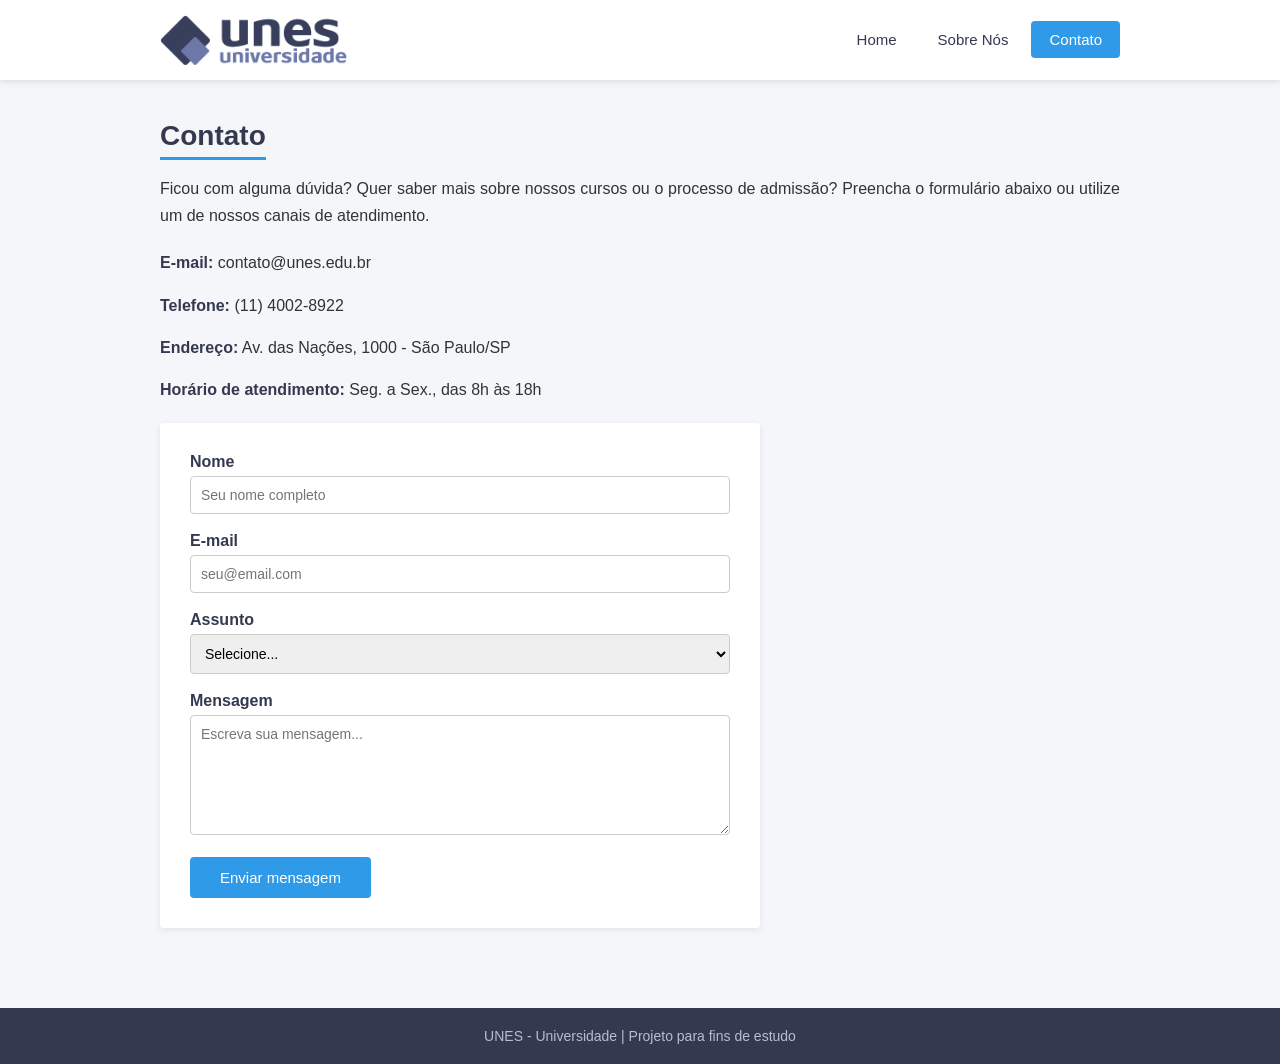
<file: projeto1-UNES/contato.html>
<!DOCTYPE html>
<html lang="pt-BR">

<head>
    <meta charset="UTF-8">
    <meta name="viewport" content="width=device-width, initial-scale=1.0">
    <link rel="stylesheet" href="assets/css/style.css">
    <title>Contato - UNES Universidade</title>
</head>

<body>

    <header>
        <div class="container">
            <a href="index.html" class="logo">
                <img src="assets/img/logo.png" alt="UNES Universidade">
            </a>
            <nav id="menu">
                <ul>
                    <li><a href="index.html">Home</a></li>
                    <li><a href="sobre.html">Sobre Nós</a></li>
                    <li><a href="contato.html" class="ativo">Contato</a></li>
                </ul>
            </nav>
            <button class="menu-toggle" id="menu-toggle" aria-label="Abrir menu">
                <span></span>
                <span></span>
                <span></span>
            </button>
        </div>
    </header>

    <main class="conteudo">
        <div class="container">
            <h1>Contato</h1>
            <p>
                Ficou com alguma dúvida? Quer saber mais sobre nossos cursos ou o
                processo de admissão? Preencha o formulário abaixo ou utilize um de
                nossos canais de atendimento.
            </p>

            <div class="info-contato">
                <p><strong>E-mail:</strong> contato@unes.edu.br</p>
                <p><strong>Telefone:</strong> (11) 4002-8922</p>
                <p><strong>Endereço:</strong> Av. das Nações, 1000 - São Paulo/SP</p>
                <p><strong>Horário de atendimento:</strong> Seg. a Sex., das 8h às 18h</p>
            </div>

            <form action="#" method="post">
                <label for="nome">Nome</label>
                <input type="text" id="nome" name="nome" placeholder="Seu nome completo" required>

                <label for="email">E-mail</label>
                <input type="email" id="email" name="email" placeholder="seu@email.com" required>

                <label for="assunto">Assunto</label>
                <select id="assunto" name="assunto" required>
                    <option value="">Selecione...</option>
                    <option value="cursos">Informações sobre cursos</option>
                    <option value="admissao">Processo de admissão</option>
                    <option value="financeiro">Financeiro</option>
                    <option value="outros">Outros</option>
                </select>

                <label for="mensagem">Mensagem</label>
                <textarea id="mensagem" name="mensagem" placeholder="Escreva sua mensagem..." required></textarea>

                <button type="submit">Enviar mensagem</button>
            </form>
        </div>
    </main>

    <footer>
        <div class="container">
            <p>UNES - Universidade | Projeto para fins de estudo</p>
        </div>
    </footer>

    <script src="assets/js/script.js"></script>
</body>

</html>
</file>
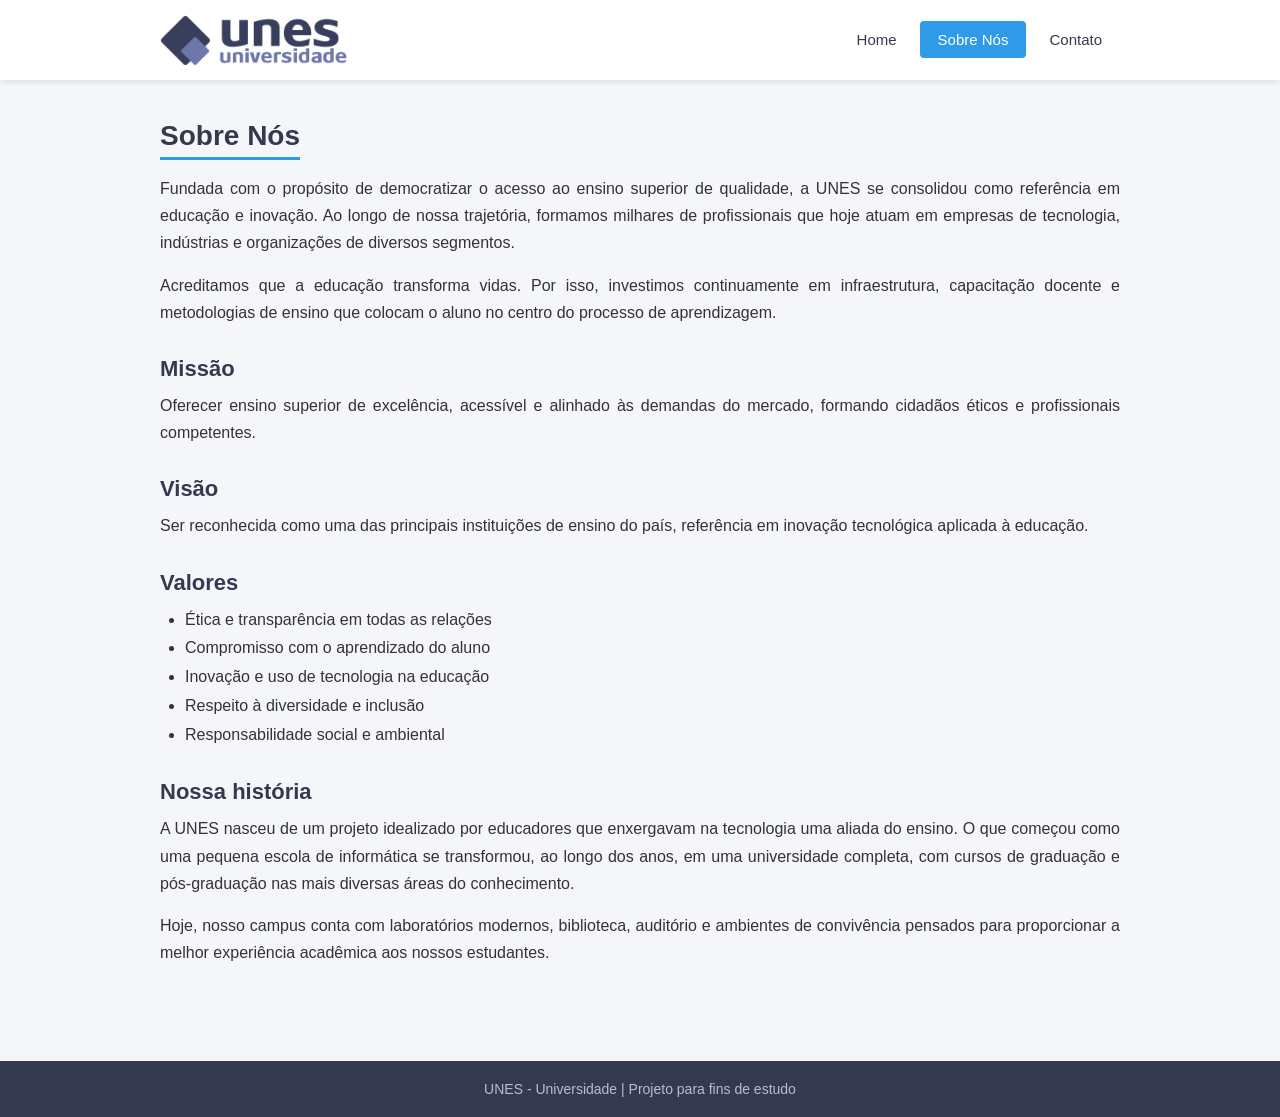
<file: projeto1-UNES/sobre.html>
<!DOCTYPE html>
<html lang="pt-BR">

<head>
    <meta charset="UTF-8">
    <meta name="viewport" content="width=device-width, initial-scale=1.0">
    <link rel="stylesheet" href="assets/css/style.css">
    <title>Sobre Nós - UNES Universidade</title>
</head>

<body>

    <header>
        <div class="container">
            <a href="index.html" class="logo">
                <img src="assets/img/logo.png" alt="UNES Universidade">
            </a>
            <nav id="menu">
                <ul>
                    <li><a href="index.html">Home</a></li>
                    <li><a href="sobre.html" class="ativo">Sobre Nós</a></li>
                    <li><a href="contato.html">Contato</a></li>
                </ul>
            </nav>
            <button class="menu-toggle" id="menu-toggle" aria-label="Abrir menu">
                <span></span>
                <span></span>
                <span></span>
            </button>
        </div>
    </header>

    <main class="conteudo">
        <div class="container">
            <h1>Sobre Nós</h1>
            <p>
                Fundada com o propósito de democratizar o acesso ao ensino superior de
                qualidade, a UNES se consolidou como referência em educação e inovação.
                Ao longo de nossa trajetória, formamos milhares de profissionais que hoje
                atuam em empresas de tecnologia, indústrias e organizações de diversos
                segmentos.
            </p>
            <p>
                Acreditamos que a educação transforma vidas. Por isso, investimos
                continuamente em infraestrutura, capacitação docente e metodologias de
                ensino que colocam o aluno no centro do processo de aprendizagem.
            </p>

            <h2>Missão</h2>
            <p>
                Oferecer ensino superior de excelência, acessível e alinhado às demandas
                do mercado, formando cidadãos éticos e profissionais competentes.
            </p>

            <h2>Visão</h2>
            <p>
                Ser reconhecida como uma das principais instituições de ensino do país,
                referência em inovação tecnológica aplicada à educação.
            </p>

            <h2>Valores</h2>
            <ul>
                <li>Ética e transparência em todas as relações</li>
                <li>Compromisso com o aprendizado do aluno</li>
                <li>Inovação e uso de tecnologia na educação</li>
                <li>Respeito à diversidade e inclusão</li>
                <li>Responsabilidade social e ambiental</li>
            </ul>

            <h2>Nossa história</h2>
            <p>
                A UNES nasceu de um projeto idealizado por educadores que enxergavam na
                tecnologia uma aliada do ensino. O que começou como uma pequena escola
                de informática se transformou, ao longo dos anos, em uma universidade
                completa, com cursos de graduação e pós-graduação nas mais diversas áreas
                do conhecimento.
            </p>
            <p>
                Hoje, nosso campus conta com laboratórios modernos, biblioteca, auditório
                e ambientes de convivência pensados para proporcionar a melhor experiência
                acadêmica aos nossos estudantes.
            </p>
        </div>
    </main>

    <footer>
        <div class="container">
            <p>UNES - Universidade | Projeto para fins de estudo</p>
        </div>
    </footer>

    <script src="assets/js/script.js"></script>
</body>

</html>
</file>
<file: projeto1-UNES/assets/css/style.css>
* {
    margin: 0;
    padding: 0;
    box-sizing: border-box;
}

body {
    font-family: Arial, Helvetica, sans-serif;
    color: #333;
    background-color: #f4f6fa;
}

.container {
    max-width: 1000px;
    margin: 0 auto;
    padding: 0 20px;
}

/* ===== Header ===== */
header {
    background-color: #fff;
    padding: 15px 0;
    box-shadow: 0 2px 6px rgba(0, 0, 0, 0.1);
}

header .container {
    display: flex;
    align-items: center;
    justify-content: space-between;
}

.logo img {
    height: 50px;
    display: block;
}

nav ul {
    list-style: none;
    display: flex;
    gap: 5px;
}

nav a {
    color: #35394f;
    text-decoration: none;
    padding: 10px 18px;
    border-radius: 4px;
    font-size: 15px;
    transition: background-color 0.2s;
}

nav a:hover {
    background-color: #eef1f6;
}

nav a.ativo {
    background-color: #2f9be8;
    color: #fff;
}

/* ===== Hero ===== */
.hero {
    background-color: #dfe6f0;
    position: relative;
}

.hero video {
    width: 100%;
    height: 500px;
    object-fit: cover;
    display: block;
}

.hero-overlay {
    position: absolute;
    top: 0;
    left: 0;
    width: 100%;
    height: 100%;
    background-color: rgba(53, 57, 79, 0.55);
    display: flex;
    flex-direction: column;
    align-items: center;
    justify-content: center;
    text-align: center;
    color: #fff;
    padding: 20px;
}

.hero-overlay h1 {
    font-size: 42px;
    margin-bottom: 15px;
}

.hero-overlay p {
    font-size: 18px;
    margin-bottom: 25px;
    max-width: 600px;
    line-height: 1.6;
}

.hero-botoes {
    display: flex;
    gap: 15px;
}

.btn {
    padding: 12px 30px;
    border-radius: 4px;
    text-decoration: none;
    font-size: 15px;
    transition: background-color 0.2s;
}

.btn-primario {
    background-color: #2f9be8;
    color: #fff;
}

.btn-primario:hover {
    background-color: #2380c0;
}

.btn-secundario {
    background-color: transparent;
    color: #fff;
    border: 2px solid #fff;
}

.btn-secundario:hover {
    background-color: #fff;
    color: #35394f;
}

/* ===== Conteúdo ===== */
.conteudo {
    padding: 40px 0;
}

.conteudo h1 {
    color: #35394f;
    font-size: 28px;
    margin-bottom: 15px;
    border-bottom: 3px solid #2f9be8;
    display: inline-block;
    padding-bottom: 5px;
}

.conteudo h2 {
    color: #35394f;
    font-size: 22px;
    margin: 30px 0 10px;
}

.conteudo p {
    line-height: 1.7;
    margin-bottom: 15px;
    text-align: justify;
}

.conteudo ul {
    margin: 0 0 15px 25px;
    line-height: 1.8;
}

/* ===== Cards ===== */
.cards {
    display: flex;
    gap: 20px;
    margin-top: 30px;
    flex-wrap: wrap;
}

.card {
    flex: 1;
    min-width: 250px;
    background-color: #fff;
    border-top: 4px solid #2f9be8;
    border-radius: 4px;
    padding: 25px;
    box-shadow: 0 2px 6px rgba(0, 0, 0, 0.08);
}

.card h3 {
    color: #35394f;
    margin-bottom: 10px;
}

.card p {
    font-size: 14px;
    text-align: left;
}

/* ===== Formulário ===== */
form {
    background-color: #fff;
    padding: 30px;
    border-radius: 4px;
    box-shadow: 0 2px 6px rgba(0, 0, 0, 0.08);
    max-width: 600px;
    margin-top: 20px;
}

form label {
    display: block;
    font-weight: bold;
    color: #35394f;
    margin-bottom: 5px;
}

form input,
form select,
form textarea {
    width: 100%;
    padding: 10px;
    margin-bottom: 18px;
    border: 1px solid #ccc;
    border-radius: 4px;
    font-family: inherit;
    font-size: 14px;
}

form input:focus,
form select:focus,
form textarea:focus {
    outline: none;
    border-color: #2f9be8;
}

form textarea {
    resize: vertical;
    min-height: 120px;
}

form button {
    background-color: #2f9be8;
    color: #fff;
    border: none;
    padding: 12px 30px;
    font-size: 15px;
    border-radius: 4px;
    cursor: pointer;
    transition: background-color 0.2s;
}

form button:hover {
    background-color: #2380c0;
}

/* ===== Info de contato ===== */
.info-contato {
    margin-top: 20px;
    line-height: 1.8;
}

.info-contato strong {
    color: #35394f;
}

/* ===== Footer ===== */
footer {
    background-color: #35394f;
    color: #b8bdd1;
    text-align: center;
    padding: 20px 0;
    margin-top: 40px;
    font-size: 14px;
}

.menu-toggle {
    display: none;
    background: none;
    border: none;
    cursor: pointer;
    padding: 8px;
    flex-direction: column;
    gap: 5px;
}

.menu-toggle span {
    display: block;
    width: 25px;
    height: 3px;
    background-color: #35394f;
    border-radius: 2px;
}

@media (max-width: 768px) {
    .menu-toggle {
        display: flex;
    }

    nav ul {
        display: none;
        position: absolute;
        top: 100%;
        left: 0;
        right: 0;
        background-color: #fff;
        flex-direction: column;
        gap: 0;
        padding-bottom: 10px;
        box-shadow: 0 6px 6px rgba(0, 0, 0, 0.1);
    }

    nav.aberto ul {
        display: flex;
    }

    nav a {
        display: block;
        padding: 15px 20px;
        border-radius: 0;
    }

    header {
        position: relative;
    }

    .hero video {
        height: 350px;
    }

    .hero-overlay h1 {
        font-size: 26px;
    }

    .hero-overlay p {
        font-size: 15px;
    }
}
</file>
<file: projeto2-discordpage/assets/css/style.css>
/* BASE */
*,
*::before,
*::after {
    margin: 0;
    padding: 0;
    box-sizing: border-box;
}

:root {
    --blurple: #5865f2;
    --blurple-hero: #404eed;
    --dark: #23272a;
    --gray: #f6f6f6;
    --white: #ffffff;
    --font-body: 'Noto Sans', 'Helvetica Neue', Helvetica, Arial, sans-serif;
    --font-display: 'Archivo Black', 'Noto Sans', sans-serif;
}

html {
    scroll-behavior: smooth;
}

body {
    font-family: var(--font-body);
    color: var(--dark);
    line-height: 1.5;
    overflow-x: hidden;
}

img {
    max-width: 100%;
    height: auto;
    display: block;
}

a {
    text-decoration: none;
    color: inherit;
}

ul {
    list-style: none;
}

.container {
    width: 100%;
    max-width: 1260px;
    margin: 0 auto;
    padding: 0 24px;
}

/* BOTÕES */
.btn {
    display: inline-flex;
    align-items: center;
    justify-content: center;
    gap: 8px;
    border-radius: 28px;
    font-weight: 500;
    line-height: 1;
    white-space: nowrap;
    transition: box-shadow 0.2s ease, color 0.2s ease, background-color 0.2s ease,
        transform 0.2s ease;
}

.btn:hover {
    transform: translateY(-2px);
}

.btn-sm {
    padding: 10px 16px;
    font-size: 14px;
}

.btn-lg {
    padding: 16px 32px;
    font-size: 20px;
}

.btn-white {
    background: var(--white);
    color: var(--dark);
}

.btn-white:hover {
    color: var(--blurple);
    box-shadow: 0 8px 15px rgba(0, 0, 0, 0.2);
}

.btn-dark {
    background: var(--dark);
    color: var(--white);
}

.btn-dark:hover {
    box-shadow: 0 8px 15px rgba(0, 0, 0, 0.2);
}

.btn-brand {
    background: var(--blurple);
    color: var(--white);
}

.btn-brand:hover {
    background: #4752c4;
    box-shadow: 0 8px 15px rgba(0, 0, 0, 0.2);
}

.btn i {
    flex-shrink: 0;
}

/* HERO / NAVBAR */
.hero {
    background: var(--blurple-hero) url('../img/fundo.png') no-repeat bottom center;
    background-size: cover;
    min-height: 626px;
    height: 92vh;
    max-height: 860px;
    color: var(--white);
    display: flex;
    flex-direction: column;
    position: relative;
}

.navbar {
    padding: 24px 0;
    position: relative;
    z-index: 10;
}

.navbar-inner {
    display: flex;
    align-items: center;
    gap: 32px;
}

.nav-links {
    display: flex;
    gap: 8px;
    margin-right: auto;
}

.nav-links a {
    display: block;
    padding: 10px;
    color: var(--white);
    font-weight: 700;
    font-size: 16px;
    line-height: 1.4;
}

.nav-links a:hover {
    text-decoration: underline;
}

.nav-actions {
    display: flex;
    align-items: center;
    gap: 16px;
}

.hamburger {
    display: none;
    background: none;
    border: none;
    color: var(--white);
    cursor: pointer;
    padding: 4px;
    font-size: 26px;
}

.hero-content {
    flex: 1;
    display: flex;
    flex-direction: column;
    align-items: center;
    justify-content: center;
    text-align: center;
    padding-bottom: 60px;
    position: relative;
    z-index: 5;
}

.hero-title {
    font-family: var(--font-display);
    font-size: 56px;
    font-weight: 800;
    line-height: 0.95;
    text-transform: uppercase;
    letter-spacing: -1px;
    max-width: 780px;
    animation: fadeUp 0.8s ease both;
}

.hero-text {
    margin-top: 40px;
    font-size: 20px;
    line-height: 1.625;
    max-width: 780px;
    animation: fadeUp 0.8s 0.15s ease both;
}

.hero-buttons {
    margin-top: 24px;
    display: flex;
    flex-wrap: wrap;
    justify-content: center;
    gap: 24px;
    animation: fadeUp 0.8s 0.3s ease both;
}

/* SEÇÕES */
.section {
    padding: 120px 0;
}

.section-white {
    background: var(--white);
}

.section-gray {
    background: var(--gray);
}

.section-grid {
    display: grid;
    grid-template-columns: 1fr 1fr;
    align-items: center;
    gap: 24px;
}

.section-text {
    max-width: 420px;
}

.section-text h2 {
    font-family: var(--font-display);
    font-size: 48px;
    font-weight: 800;
    line-height: 1.2;
}

.section-text p {
    margin-top: 24px;
    font-size: 20px;
    line-height: 1.625;
    color: #2c2f33;
}

.section-image img {
    width: 100%;
    max-width: 678px;
    margin: 0 auto;
    transition: transform 0.35s ease;
}

.section-image img:hover {
    transform: scale(1.03);
}

/* TECH / CTA */
.section-tech {
    text-align: center;
}

.tech-title {
    font-family: var(--font-display);
    font-size: 40px;
    font-weight: 800;
    line-height: 1.2;
    text-transform: uppercase;
    max-width: 900px;
    margin: 0 auto;
}

.tech-text {
    margin: 24px auto 0;
    font-size: 20px;
    line-height: 1.625;
    color: #2c2f33;
    max-width: 980px;
}

.tech-image {
    margin-top: 48px;
}

.tech-image img {
    width: 100%;
    max-width: 1000px;
    margin: 0 auto;
}

.cta {
    margin-top: 48px;
    position: relative;
    display: inline-block;
    padding: 30px 0;
}

.cta-stars {
    position: absolute;
    top: 0;
    left: 50%;
    transform: translateX(-50%);
    width: 531px;
    max-width: 90vw;
    opacity: 0.9;
    pointer-events: none;
    animation: twinkle 3s ease-in-out infinite;
}

.cta h3 {
    font-size: 32px;
    font-weight: 700;
    position: relative;
    z-index: 1;
}

.cta .btn {
    margin-top: 32px;
    position: relative;
    z-index: 1;
}

/* FOOTER */
.footer {
    background: var(--dark);
    color: var(--white);
    padding: 80px 0 64px;
}

.footer-grid {
    display: grid;
    grid-template-columns: 2fr 1fr 1fr 1fr 1fr;
    gap: 24px;
    padding-bottom: 32px;
    border-bottom: 1px solid var(--blurple);
}

.footer-brand h4 {
    font-family: var(--font-display);
    color: var(--blurple);
    font-size: 32px;
    line-height: 0.95;
    max-width: 260px;
    text-transform: uppercase;
}

.lang-select {
    margin-top: 24px;
    position: relative;
    display: inline-block;
}

.lang-current {
    display: flex;
    align-items: center;
    gap: 8px;
    background: none;
    border: none;
    color: var(--white);
    font-family: var(--font-body);
    font-size: 14px;
    cursor: pointer;
    padding: 4px 0;
}

.lang-current img {
    width: 24px;
    height: 16px;
    object-fit: cover;
    border-radius: 2px;
}

.lang-current i {
    font-size: 12px;
    transition: transform 0.2s ease;
}

.lang-select.open .lang-current i {
    transform: rotate(180deg);
}

.lang-options {
    display: none;
    position: absolute;
    bottom: 110%;
    left: 0;
    background: #2c2f33;
    border-radius: 8px;
    padding: 8px 0;
    min-width: 200px;
    box-shadow: 0 8px 16px rgba(0, 0, 0, 0.4);
}

.lang-select.open .lang-options {
    display: block;
}

.lang-options li {
    display: flex;
    align-items: center;
    gap: 8px;
    padding: 8px 16px;
    font-size: 14px;
    cursor: pointer;
}

.lang-options li:hover {
    background: rgba(255, 255, 255, 0.06);
}

.lang-options img {
    width: 24px;
    height: 16px;
    object-fit: cover;
    border-radius: 2px;
}

.socials {
    margin-top: 24px;
    display: flex;
    gap: 24px;
}

.socials a {
    color: var(--white);
    font-size: 24px;
    opacity: 1;
    transition: opacity 0.15s ease, transform 0.2s ease;
}

.socials a:hover {
    opacity: 0.7;
    transform: translateY(-3px);
}

.footer-col h5 {
    color: var(--blurple);
    font-size: 16px;
    font-weight: 400;
    margin-bottom: 8px;
}

.footer-col li {
    margin-top: 12px;
}

.footer-col a {
    color: var(--white);
    font-size: 16px;
    line-height: 1.5;
}

.footer-col a:hover {
    text-decoration: underline;
}

.footer-bottom {
    display: flex;
    align-items: center;
    justify-content: space-between;
    padding-top: 24px;
}

/* ===================== ANIMAÇÕES ===================== */
@keyframes fadeUp {
    from {
        opacity: 0;
        transform: translateY(30px);
    }

    to {
        opacity: 1;
        transform: translateY(0);
    }
}

@keyframes twinkle {
    0%,
    100% {
        opacity: 0.5;
        transform: translateX(-50%) scale(1);
    }

    50% {
        opacity: 1;
        transform: translateX(-50%) scale(1.05);
    }
}

/* Elementos revelados ao rolar a página */
.reveal {
    opacity: 0;
    transform: translateY(40px);
    transition: opacity 0.7s ease, transform 0.7s ease;
}

.reveal.visible {
    opacity: 1;
    transform: none;
}

/* Animação dos dropdowns */
.nav-links.open,
.lang-select.open .lang-options {
    animation: fadeUp 0.25s ease both;
}

@media (prefers-reduced-motion: reduce) {
    *,
    *::before,
    *::after {
        animation-duration: 0.01ms !important;
        animation-iteration-count: 1 !important;
        transition-duration: 0.01ms !important;
    }

    .reveal {
        opacity: 1;
        transform: none;
    }
}

/* RESPONSIVO */
@media (max-width: 1024px) {
    .nav-links {
        display: none;
        position: absolute;
        top: 100%;
        right: 24px;
        flex-direction: column;
        background: var(--white);
        color: var(--dark);
        border-radius: 8px;
        padding: 16px;
        min-width: 220px;
        box-shadow: 0 12px 24px rgba(0, 0, 0, 0.3);
    }

    .nav-links.open {
        display: flex;
    }

    .nav-links a {
        color: var(--dark);
    }

    .hamburger {
        display: block;
    }

    .section-grid {
        grid-template-columns: 1fr;
        gap: 48px;
        text-align: center;
    }

    .section-text {
        max-width: 620px;
        margin: 0 auto;
        order: -1;
    }

    .footer-grid {
        grid-template-columns: 1fr 1fr;
        gap: 40px 24px;
    }

    .footer-brand {
        grid-column: 1 / -1;
    }
}

@media (max-width: 640px) {
    .hero {
        height: auto;
        min-height: 540px;
        padding-bottom: 140px;
        background-position: bottom center;
        background-size: auto 300px;
    }

    .hero-title {
        font-size: 36px;
    }

    .hero-text {
        font-size: 16px;
        margin-top: 24px;
    }

    .hero-buttons {
        flex-direction: column;
        align-items: stretch;
        gap: 16px;
        width: 100%;
        max-width: 400px;
    }

    .btn-lg {
        font-size: 18px;
        padding: 16px 24px;
        white-space: normal;
        text-align: center;
    }

    .section {
        padding: 80px 0;
    }

    .section-text h2 {
        font-size: 28px;
    }

    .section-text p,
    .tech-text {
        font-size: 16px;
    }

    .tech-title {
        font-size: 24px;
    }

    .footer {
        padding-top: 56px;
    }

    .footer-grid {
        grid-template-columns: 1fr;
    }
}
</file>
<file: projeto3-detalhesdeproduto/assets/css/style.css>
/* BASE */
*,
*::before,
*::after {
    margin: 0;
    padding: 0;
    box-sizing: border-box;
}

:root {
    --vermelho: #e60014;
    --vermelho-claro: rgba(230, 0, 20, 0.12);
    --verde: #00a650;
    --texto: #333;
    --texto-fraco: #737373;
    --borda: #e0e0e0;
    --fundo: #ededed;
    --white: #ffffff;
    --font-body: 'Noto Sans', 'Helvetica Neue', Helvetica, Arial, sans-serif;
}

body {
    font-family: var(--font-body);
    color: var(--texto);
    background: var(--fundo);
    line-height: 1.4;
}

img,
svg {
    display: block;
}

a {
    text-decoration: none;
    color: inherit;
}

ul {
    list-style: none;
}

button {
    font-family: inherit;
    cursor: pointer;
    background: none;
    border: none;
}

.container {
    width: 100%;
    max-width: 1180px;
    margin: 0 auto;
    padding: 0 16px;
}

.card {
    background: var(--white);
    border-radius: 8px;
    box-shadow: 0 1px 2px rgba(0, 0, 0, 0.08);
}

/* TOPO */
.topbar {
    background: var(--vermelho);
    color: var(--white);
    padding: 10px 0;
}

.topbar-inner {
    display: flex;
    align-items: center;
    gap: 24px;
}

.logo {
    font-size: 22px;
    font-weight: 700;
    white-space: nowrap;
}

.busca {
    flex: 1;
    display: flex;
    background: var(--white);
    border-radius: 4px;
    box-shadow: 0 1px 2px rgba(0, 0, 0, 0.15);
    overflow: hidden;
}

.busca input {
    flex: 1;
    border: none;
    outline: none;
    padding: 10px 14px;
    font-size: 15px;
    font-family: inherit;
    color: var(--texto);
}

.busca button {
    padding: 0 16px;
    color: var(--texto-fraco);
    border-left: 1px solid var(--borda);
    font-size: 16px;
}

.top-icones {
    display: flex;
    gap: 20px;
    font-size: 20px;
}

.top-icones a:hover {
    opacity: 0.65;
}

/* BREADCRUMB */
.breadcrumb {
    display: flex;
    align-items: center;
    flex-wrap: wrap;
    gap: 8px;
    padding: 14px 0;
    font-size: 14px;
    color: var(--texto-fraco);
}

.breadcrumb a:hover {
    color: var(--vermelho);
}

.breadcrumb .fa-chevron-right {
    font-size: 10px;
}

/* PRODUTO */
main {
    padding-bottom: 48px;
}

.produto {
    display: grid;
    grid-template-columns: minmax(300px, 440px) 1fr 320px;
    padding: 24px 0;
}

/* Galeria */
.galeria {
    display: flex;
    gap: 12px;
    padding: 0 16px;
}

.thumbs {
    display: flex;
    flex-direction: column;
    gap: 8px;
}

.thumb {
    width: 60px;
    height: 60px;
    border: 1px solid var(--borda);
    border-radius: 6px;
    padding: 4px;
    background: var(--white);
    transition: border-color 0.15s ease;
}

.thumb img {
    width: 100%;
    height: 100%;
    object-fit: contain;
}

.thumb:hover {
    border-color: var(--vermelho);
}

.thumb.ativo {
    border: 2px solid var(--vermelho);
}

.imagem-principal {
    flex: 1;
    display: flex;
    align-items: center;
    justify-content: center;
}

.imagem-principal img {
    max-height: 420px;
    max-width: 100%;
    width: auto;
    object-fit: contain;
}

/* Info */
.info {
    padding: 0 32px;
    border-left: 1px solid var(--borda);
    border-right: 1px solid var(--borda);
}

.linha-topo {
    display: flex;
    align-items: center;
    justify-content: space-between;
}

.condicao {
    font-size: 14px;
    color: var(--texto-fraco);
}

.fav {
    font-size: 22px;
    color: var(--vermelho);
    padding: 6px;
}

.fav.ativo i {
    font-weight: 900;
}

.info h1 {
    font-size: 24px;
    font-weight: 600;
    line-height: 1.25;
    margin-top: 4px;
}

.avaliacao {
    display: flex;
    align-items: center;
    gap: 6px;
    margin-top: 6px;
    font-size: 14px;
    color: var(--vermelho);
}

.avaliacao .total {
    color: var(--texto-fraco);
}

.estrelas {
    display: flex;
    gap: 2px;
    font-size: 13px;
}

/* Preço */
.preco {
    margin-top: 16px;
}

.preco-antigo {
    font-size: 16px;
    color: var(--texto-fraco);
}

.preco-atual {
    display: flex;
    align-items: flex-start;
    gap: 6px;
    font-size: 34px;
    font-weight: 500;
    line-height: 1;
}

.preco-atual small {
    font-size: 16px;
    margin-top: 4px;
}

.preco-atual sup {
    font-size: 16px;
    margin-top: 4px;
}

.off {
    align-self: center;
    font-size: 15px;
    font-weight: 600;
    color: var(--verde);
}

.parcelas {
    margin-top: 4px;
    font-size: 15px;
    color: var(--texto-fraco);
}

.link {
    display: inline-block;
    margin-top: 8px;
    font-size: 14px;
    color: var(--vermelho);
}

.link:hover {
    text-decoration: underline;
}

/* Opções (cor e memória) */
.opcao {
    margin-top: 20px;
    font-size: 15px;
}

.cores {
    display: flex;
    gap: 10px;
    margin-top: 8px;
}

.cor {
    width: 34px;
    height: 34px;
    border-radius: 50%;
    background: linear-gradient(135deg, var(--sw1), var(--sw2));
    border: 2px solid transparent;
    box-shadow: 0 0 0 1px var(--borda);
}

.cor.ativo {
    border-color: var(--white);
    box-shadow: 0 0 0 2px var(--vermelho);
}

.memorias {
    display: flex;
    gap: 10px;
    margin-top: 8px;
}

.mem {
    padding: 10px 18px;
    border: 1px solid var(--borda);
    border-radius: 6px;
    font-size: 15px;
    color: var(--texto);
    background: var(--white);
}

.mem:hover {
    border-color: var(--vermelho);
    color: var(--vermelho);
}

.mem.ativo {
    border: 2px solid var(--vermelho);
    color: var(--vermelho);
    font-weight: 600;
}

/* Caixa de compra */
.compra {
    padding: 0 24px;
    font-size: 15px;
}

.frete {
    color: var(--verde);
    font-weight: 600;
    font-size: 16px;
}

.chegada {
    color: var(--texto-fraco);
    font-size: 14px;
    margin-top: 2px;
}

.estoque {
    margin-top: 18px;
    font-weight: 600;
}

.quantidade {
    margin-top: 4px;
    color: var(--texto-fraco);
    font-size: 14px;
}

.quantidade select {
    font-family: inherit;
    font-size: 14px;
    color: var(--vermelho);
    border: none;
    outline: none;
    background: none;
    cursor: pointer;
}

.disp {
    font-size: 13px;
}

.btn {
    display: flex;
    align-items: center;
    justify-content: center;
    gap: 8px;
    width: 100%;
    padding: 13px;
    border-radius: 6px;
    font-size: 16px;
    font-weight: 600;
    margin-top: 12px;
    transition: filter 0.15s ease;
}

.btn:hover {
    filter: brightness(0.94);
}

.btn-comprar {
    background: var(--vermelho);
    color: var(--white);
}

.btn-carrinho {
    background: var(--vermelho-claro);
    color: var(--vermelho);
}

.vendedor {
    margin-top: 16px;
    font-size: 14px;
    color: var(--texto-fraco);
}

.vendedor a {
    color: var(--vermelho);
}

.garantias {
    margin-top: 16px;
    display: flex;
    flex-direction: column;
    gap: 12px;
    font-size: 14px;
    color: var(--texto-fraco);
}

.garantias li {
    display: flex;
    gap: 10px;
}

.garantias i {
    color: var(--texto);
    margin-top: 2px;
}

.garantias strong {
    color: var(--texto);
}

/* BLOCOS (características e descrição) */
.bloco {
    margin-top: 16px;
    padding: 24px;
}

.bloco h2 {
    font-size: 20px;
    font-weight: 600;
    margin-bottom: 16px;
}

.specs {
    width: 100%;
    max-width: 720px;
    border-collapse: collapse;
    font-size: 15px;
}

.specs th,
.specs td {
    text-align: left;
    padding: 12px 16px;
    border: 1px solid var(--borda);
}

.specs th {
    width: 200px;
    background: #f7f7f7;
    font-weight: 600;
}

.bloco p {
    font-size: 15px;
    color: #444;
    max-width: 760px;
}

.bloco p + p {
    margin-top: 12px;
}

/* FOOTER */
.footer {
    background: var(--white);
    border-top: 1px solid var(--borda);
    padding: 24px 0;
    text-align: center;
    font-size: 14px;
    color: var(--texto-fraco);
}

/* RESPONSIVO */
@media (max-width: 1024px) {
    .produto {
        grid-template-columns: 1fr;
        gap: 28px;
        padding: 24px;
    }

    .galeria {
        padding: 0;
        justify-content: center;
    }

    .info {
        padding: 0;
        border: none;
    }

    .compra {
        padding: 20px 0 0;
        border-top: 1px solid var(--borda);
    }
}

@media (max-width: 640px) {
    .topbar-inner {
        flex-wrap: wrap;
        gap: 12px;
    }

    .busca {
        order: 3;
        flex-basis: 100%;
    }

    .galeria {
        flex-direction: column-reverse;
        align-items: center;
    }

    .thumbs {
        flex-direction: row;
    }

    .imagem-principal img {
        max-height: 300px;
    }

    .info h1 {
        font-size: 20px;
    }

    .preco-atual {
        font-size: 28px;
    }

    .specs th {
        width: 130px;
    }
}
</file>
<file: projeto4-anabela/assets/css/estilo.css>
/* ============================================
   Anna Bella — Portfólio Publicitário
   Paleta: marfim, carvão e bronze
   ============================================ */

:root {
    --marfim: #f4f1ec;
    --marfim-2: #ece7de;
    --carvao: #1b1917;
    --carvao-2: #2a2724;
    --bronze: #a9814f;
    --bronze-claro: #c9a878;
    --cinza: #8a8378;
    --fonte-display: 'Playfair Display', Georgia, serif;
    --fonte-texto: 'Inter', 'Segoe UI', sans-serif;
    --transicao: 0.35s cubic-bezier(0.4, 0, 0.2, 1);
}

* {
    margin: 0;
    padding: 0;
    box-sizing: border-box;
}

html {
    scroll-behavior: smooth;
    scroll-padding-top: 80px;
}

body {
    font-family: var(--fonte-texto);
    font-weight: 300;
    color: var(--carvao);
    background: var(--marfim);
    line-height: 1.7;
    -webkit-font-smoothing: antialiased;
}

img {
    display: block;
    max-width: 100%;
}

a {
    color: inherit;
    text-decoration: none;
}

.container {
    width: min(1200px, 90%);
    margin: 0 auto;
}

.kicker {
    font-size: 0.75rem;
    font-weight: 500;
    letter-spacing: 0.28em;
    text-transform: uppercase;
    color: var(--bronze);
    margin-bottom: 14px;
}

h2 {
    font-family: var(--fonte-display);
    font-weight: 600;
    font-size: clamp(2rem, 4.5vw, 3.4rem);
    line-height: 1.15;
    margin-bottom: 24px;
}

h2 em,
.hero__title em,
.nav__logo em,
.rodape__logo em {
    font-style: italic;
    font-weight: 500;
    color: var(--bronze);
}

/* ============ Botões ============ */

.btn {
    display: inline-block;
    padding: 15px 34px;
    font-size: 0.78rem;
    font-weight: 500;
    letter-spacing: 0.18em;
    text-transform: uppercase;
    border: 1px solid var(--carvao);
    border-radius: 2px;
    cursor: pointer;
    transition: var(--transicao);
}

.btn--solid {
    background: var(--carvao);
    color: var(--marfim);
}

.btn--solid:hover {
    background: var(--bronze);
    border-color: var(--bronze);
}

.btn--ghost {
    background: transparent;
    color: var(--marfim);
    border-color: rgba(244, 241, 236, 0.6);
}

.btn--ghost:hover {
    background: rgba(244, 241, 236, 0.12);
    border-color: var(--marfim);
}

.btn--full {
    width: 100%;
}

/* ============ Navegação ============ */

.nav {
    position: fixed;
    top: 0;
    left: 0;
    right: 0;
    z-index: 100;
    display: flex;
    align-items: center;
    justify-content: space-between;
    padding: 22px 5%;
    transition: var(--transicao);
}

.nav.is-scrolled {
    padding: 14px 5%;
    background: rgba(27, 25, 23, 0.85);
    backdrop-filter: blur(14px);
    -webkit-backdrop-filter: blur(14px);
}

.nav__logo {
    font-family: var(--fonte-display);
    font-size: 1.5rem;
    font-weight: 600;
    color: var(--marfim);
    letter-spacing: 0.02em;
}

.nav__links {
    display: flex;
    align-items: center;
    gap: 38px;
}

.nav__links a {
    position: relative;
    font-size: 0.78rem;
    font-weight: 400;
    letter-spacing: 0.16em;
    text-transform: uppercase;
    color: rgba(244, 241, 236, 0.8);
    transition: color var(--transicao);
}

.nav__links a:not(.nav__cta)::after {
    content: '';
    position: absolute;
    left: 0;
    bottom: -6px;
    width: 0;
    height: 1px;
    background: var(--bronze-claro);
    transition: width var(--transicao);
}

.nav__links a:not(.nav__cta):hover {
    color: var(--marfim);
}

.nav__links a:not(.nav__cta):hover::after {
    width: 100%;
}

.nav__cta {
    padding: 11px 26px;
    border: 1px solid rgba(244, 241, 236, 0.55);
    border-radius: 2px;
    transition: var(--transicao);
}

.nav__cta:hover {
    background: var(--marfim);
    color: var(--carvao);
    border-color: var(--marfim);
}

.nav__toggle {
    display: none;
    flex-direction: column;
    gap: 7px;
    background: none;
    border: none;
    cursor: pointer;
    padding: 6px;
    z-index: 110;
}

.nav__toggle span {
    display: block;
    width: 28px;
    height: 2px;
    background: var(--marfim);
    transition: var(--transicao);
}

.nav__toggle.is-open span:first-child {
    transform: translateY(4.5px) rotate(45deg);
}

.nav__toggle.is-open span:last-child {
    transform: translateY(-4.5px) rotate(-45deg);
}

/* ============ Hero ============ */

.hero {
    position: relative;
    min-height: 100vh;
    min-height: 100svh;
    display: flex;
    flex-direction: column;
    justify-content: center;
    padding: 140px 5% 60px;
    color: var(--marfim);
    overflow: hidden;
}

.hero__bg {
    position: absolute;
    inset: 0;
    background: url('../img/foto3.png') center 20% / cover no-repeat;
    transform: scale(1.05);
    animation: heroZoom 8s ease-out forwards;
}

@keyframes heroZoom {
    to { transform: scale(1); }
}

.hero__overlay {
    position: absolute;
    inset: 0;
    background: linear-gradient(
        105deg,
        rgba(20, 17, 14, 0.88) 0%,
        rgba(20, 17, 14, 0.55) 45%,
        rgba(20, 17, 14, 0.25) 100%
    );
}

.hero__content {
    position: relative;
    max-width: 720px;
}

.hero__kicker {
    font-size: 0.78rem;
    font-weight: 400;
    letter-spacing: 0.32em;
    text-transform: uppercase;
    color: var(--bronze-claro);
    margin-bottom: 20px;
}

.hero__title {
    font-family: var(--fonte-display);
    font-weight: 600;
    font-size: clamp(3.4rem, 10vw, 7.5rem);
    line-height: 0.95;
    margin-bottom: 28px;
}

.hero__sub {
    max-width: 480px;
    font-size: 1.05rem;
    color: rgba(244, 241, 236, 0.85);
    margin-bottom: 42px;
}

.hero__actions {
    display: flex;
    flex-wrap: wrap;
    gap: 16px;
}

.hero__actions .btn--ghost {
    border-color: rgba(244, 241, 236, 0.6);
}

.hero__stats {
    position: relative;
    display: grid;
    grid-template-columns: repeat(4, 1fr);
    gap: 24px;
    margin-top: 90px;
    padding-top: 36px;
    border-top: 1px solid rgba(244, 241, 236, 0.2);
}

.stat strong {
    display: block;
    font-family: var(--fonte-display);
    font-size: 2.2rem;
    font-weight: 600;
    color: var(--bronze-claro);
}

.stat span {
    font-size: 0.78rem;
    letter-spacing: 0.1em;
    text-transform: uppercase;
    color: rgba(244, 241, 236, 0.65);
}

.hero__scroll {
    position: absolute;
    bottom: 28px;
    left: 50%;
    transform: translateX(-50%);
    width: 24px;
    height: 40px;
    border: 1px solid rgba(244, 241, 236, 0.5);
    border-radius: 14px;
}

.hero__scroll span {
    position: absolute;
    top: 7px;
    left: 50%;
    width: 3px;
    height: 8px;
    margin-left: -1.5px;
    background: var(--bronze-claro);
    border-radius: 2px;
    animation: scrollDot 1.8s ease-in-out infinite;
}

@keyframes scrollDot {
    0%, 100% { transform: translateY(0); opacity: 1; }
    60% { transform: translateY(12px); opacity: 0; }
}

/* ============ Marquee ============ */

.marquee {
    overflow: hidden;
    background: var(--carvao);
    padding: 20px 0;
    border-top: 1px solid rgba(201, 168, 120, 0.25);
}

.marquee__track {
    display: flex;
    width: max-content;
    animation: marquee 28s linear infinite;
}

.marquee__track span {
    font-family: var(--fonte-display);
    font-style: italic;
    font-size: 1.15rem;
    letter-spacing: 0.14em;
    text-transform: uppercase;
    color: rgba(244, 241, 236, 0.75);
    white-space: nowrap;
}

@keyframes marquee {
    to { transform: translateX(-50%); }
}

/* ============ Sobre ============ */

.sobre {
    padding: 130px 0;
}

.sobre__grid {
    display: grid;
    grid-template-columns: 1fr 1.1fr;
    gap: clamp(40px, 6vw, 90px);
    align-items: center;
}

.sobre__media {
    position: relative;
}

.sobre__media img {
    width: 100%;
    filter: grayscale(100%) contrast(1.05);
    border-radius: 3px;
    transition: filter 0.6s ease;
}

.sobre__media:hover img {
    filter: grayscale(0%);
}

.sobre__media::after {
    content: '';
    position: absolute;
    inset: 18px -18px -18px 18px;
    border: 1px solid var(--bronze);
    border-radius: 3px;
    z-index: -1;
}

.sobre__media figcaption {
    margin-top: 26px;
    font-size: 0.75rem;
    letter-spacing: 0.14em;
    text-transform: uppercase;
    color: var(--cinza);
}

.sobre__texto p {
    color: #4d463d;
    margin-bottom: 18px;
}

.sobre__lista {
    list-style: none;
    margin: 30px 0 38px;
    border-top: 1px solid #d8d1c4;
}

.sobre__lista li {
    display: flex;
    gap: 20px;
    padding: 14px 0;
    border-bottom: 1px solid #d8d1c4;
    font-size: 0.95rem;
}

.sobre__lista span {
    flex: 0 0 130px;
    font-size: 0.72rem;
    font-weight: 500;
    letter-spacing: 0.18em;
    text-transform: uppercase;
    color: var(--bronze);
    padding-top: 3px;
}

/* ============ Campanhas ============ */

.campanhas {
    padding: 110px 0 130px;
    background: var(--carvao);
    color: var(--marfim);
}

.section-head {
    max-width: 560px;
    margin-bottom: 64px;
}

.section-head__sub {
    color: rgba(244, 241, 236, 0.6);
}

.campanhas__grid {
    display: grid;
    grid-template-columns: repeat(3, 1fr);
    gap: 22px;
}

.card {
    position: relative;
    display: block;
    overflow: hidden;
    border-radius: 3px;
    aspect-ratio: 4 / 4.6;
}

.card--wide {
    grid-column: 1 / -1;
    aspect-ratio: 21 / 8;
}

.card img {
    width: 100%;
    height: 100%;
    object-fit: cover;
    transition: transform 0.7s cubic-bezier(0.25, 0.46, 0.45, 0.94);
}

.card:hover img {
    transform: scale(1.06);
}

.card::after {
    content: '';
    position: absolute;
    inset: 0;
    background: linear-gradient(to top, rgba(15, 13, 11, 0.85) 0%, transparent 55%);
    opacity: 0.9;
    transition: opacity var(--transicao);
}

.card__info {
    position: absolute;
    left: 0;
    right: 0;
    bottom: 0;
    z-index: 2;
    display: flex;
    align-items: flex-end;
    justify-content: space-between;
    gap: 16px;
    padding: 28px;
    transform: translateY(8px);
    transition: transform var(--transicao);
}

.card:hover .card__info {
    transform: translateY(0);
}

.card__info h3 {
    font-family: var(--fonte-display);
    font-size: 1.5rem;
    font-weight: 600;
    margin-bottom: 4px;
}

.card__info p {
    font-size: 0.8rem;
    letter-spacing: 0.1em;
    text-transform: uppercase;
    color: rgba(244, 241, 236, 0.7);
}

.card__tag {
    flex-shrink: 0;
    font-size: 0.68rem;
    font-weight: 500;
    letter-spacing: 0.16em;
    text-transform: uppercase;
    color: var(--bronze-claro);
    border: 1px solid rgba(201, 168, 120, 0.5);
    border-radius: 20px;
    padding: 7px 14px;
}

/* ============ Serviços ============ */

.servicos {
    padding: 130px 0;
    background: var(--marfim-2);
}

.servicos__lista {
    list-style: none;
    border-top: 1px solid #d3cbbe;
}

.servico {
    display: flex;
    align-items: center;
    gap: clamp(20px, 4vw, 56px);
    padding: 34px 10px;
    border-bottom: 1px solid #d3cbbe;
    transition: background var(--transicao), padding var(--transicao);
}

.servico:hover {
    background: var(--marfim);
    padding-left: 26px;
}

.servico__num {
    font-family: var(--fonte-display);
    font-style: italic;
    font-size: 1.1rem;
    color: var(--bronze);
}

.servico__corpo {
    flex: 1;
}

.servico__corpo h3 {
    font-family: var(--fonte-display);
    font-size: clamp(1.4rem, 3vw, 2rem);
    font-weight: 600;
    margin-bottom: 6px;
}

.servico__corpo p {
    font-size: 0.92rem;
    color: #6b6357;
}

.servico__seta {
    font-size: 1.4rem;
    color: var(--bronze);
    opacity: 0;
    transform: translateX(-10px);
    transition: var(--transicao);
}

.servico:hover .servico__seta {
    opacity: 1;
    transform: translateX(0);
}

/* ============ Depoimento ============ */

.depoimento {
    padding: 120px 0;
    background: var(--marfim);
    text-align: center;
}

.depoimento__inner {
    max-width: 780px;
}

.depoimento__aspas {
    display: block;
    font-family: var(--fonte-display);
    font-size: 6rem;
    line-height: 0.6;
    color: var(--bronze);
    margin-bottom: 30px;
}

.depoimento blockquote {
    font-family: var(--fonte-display);
    font-style: italic;
    font-size: clamp(1.4rem, 3vw, 2.1rem);
    line-height: 1.5;
    color: var(--carvao-2);
    margin-bottom: 32px;
}

.depoimento__autor {
    font-size: 0.8rem;
    font-weight: 500;
    letter-spacing: 0.2em;
    text-transform: uppercase;
}

.depoimento__autor span {
    font-weight: 300;
    color: var(--cinza);
    text-transform: none;
    letter-spacing: 0.05em;
}

/* ============ Contato ============ */

.contato {
    padding: 130px 0;
    background: var(--carvao);
    color: var(--marfim);
}

.contato__grid {
    display: grid;
    grid-template-columns: 1fr 1fr;
    gap: clamp(40px, 6vw, 100px);
}

.contato__info > p {
    color: rgba(244, 241, 236, 0.7);
    margin-bottom: 40px;
}

.contato__lista {
    list-style: none;
    border-top: 1px solid rgba(244, 241, 236, 0.15);
}

.contato__lista li {
    display: flex;
    gap: 24px;
    padding: 16px 0;
    border-bottom: 1px solid rgba(244, 241, 236, 0.15);
    font-size: 0.95rem;
}

.contato__lista span {
    flex: 0 0 90px;
    font-size: 0.72rem;
    font-weight: 500;
    letter-spacing: 0.18em;
    text-transform: uppercase;
    color: var(--bronze-claro);
    padding-top: 3px;
}

.contato__lista a {
    color: var(--marfim);
    border-bottom: 1px solid rgba(201, 168, 120, 0.4);
    transition: color var(--transicao);
}

.contato__lista a:hover {
    color: var(--bronze-claro);
}

.contato__form .campo {
    margin-bottom: 22px;
}

.campo label {
    display: block;
    font-size: 0.72rem;
    font-weight: 500;
    letter-spacing: 0.2em;
    text-transform: uppercase;
    color: rgba(244, 241, 236, 0.6);
    margin-bottom: 9px;
}

.campo input,
.campo textarea {
    width: 100%;
    padding: 14px 16px;
    font-family: var(--fonte-texto);
    font-size: 0.95rem;
    color: var(--marfim);
    background: rgba(244, 241, 236, 0.06);
    border: 1px solid rgba(244, 241, 236, 0.2);
    border-radius: 2px;
    outline: none;
    transition: border-color var(--transicao), background var(--transicao);
}

.campo input:focus,
.campo textarea:focus {
    border-color: var(--bronze-claro);
    background: rgba(244, 241, 236, 0.1);
}

.campo textarea {
    resize: vertical;
}

.contato__form .btn--solid {
    background: var(--bronze);
    border-color: var(--bronze);
    margin-top: 6px;
}

.contato__form .btn--solid:hover {
    background: var(--bronze-claro);
    border-color: var(--bronze-claro);
    color: var(--carvao);
}

.form__feedback {
    margin-top: 16px;
    font-size: 0.85rem;
    color: var(--bronze-claro);
    min-height: 1.4em;
}

/* ============ Rodapé ============ */

.rodape {
    padding: 40px 0;
    background: #141210;
    border-top: 1px solid rgba(201, 168, 120, 0.2);
    color: rgba(244, 241, 236, 0.6);
}

.rodape__inner {
    display: flex;
    align-items: center;
    justify-content: space-between;
    flex-wrap: wrap;
    gap: 18px;
    font-size: 0.82rem;
}

.rodape__logo {
    font-family: var(--fonte-display);
    font-size: 1.25rem;
    font-weight: 600;
    color: var(--marfim);
}

.rodape__social {
    display: flex;
    gap: 26px;
}

.rodape__social a {
    font-size: 0.72rem;
    letter-spacing: 0.18em;
    text-transform: uppercase;
    color: rgba(244, 241, 236, 0.6);
    transition: color var(--transicao);
}

.rodape__social a:hover {
    color: var(--bronze-claro);
}

/* ============ Animação de reveal ============ */

.reveal {
    opacity: 0;
    transform: translateY(36px);
    transition: opacity 0.8s ease, transform 0.8s cubic-bezier(0.22, 0.61, 0.36, 1);
}

.reveal.is-visible {
    opacity: 1;
    transform: translateY(0);
}

@media (prefers-reduced-motion: reduce) {
    *, *::before, *::after {
        animation-duration: 0.01ms !important;
        transition-duration: 0.01ms !important;
    }
    .reveal {
        opacity: 1;
        transform: none;
    }
}

/* ============ Responsivo ============ */

@media (max-width: 980px) {
    .sobre__grid,
    .contato__grid {
        grid-template-columns: 1fr;
    }

    .campanhas__grid {
        grid-template-columns: repeat(2, 1fr);
    }

    .card--wide {
        aspect-ratio: 16 / 8;
    }

    .hero__stats {
        grid-template-columns: repeat(2, 1fr);
        gap: 32px;
        margin-top: 64px;
    }
}

@media (max-width: 760px) {
    .nav__links {
        position: fixed;
        inset: 0;
        flex-direction: column;
        justify-content: center;
        gap: 34px;
        background: rgba(20, 17, 14, 0.97);
        backdrop-filter: blur(16px);
        -webkit-backdrop-filter: blur(16px);
        opacity: 0;
        pointer-events: none;
        transition: opacity var(--transicao);
    }

    .nav__links.is-open {
        opacity: 1;
        pointer-events: auto;
    }

    .nav__links a {
        font-size: 1.1rem;
    }

    .nav__toggle {
        display: flex;
    }

    .campanhas__grid {
        grid-template-columns: 1fr;
    }

    .card,
    .card--wide {
        aspect-ratio: 4 / 3.4;
    }

    .sobre,
    .servicos,
    .contato,
    .depoimento {
        padding: 90px 0;
    }

    .servico__seta {
        display: none;
    }

    .rodape__inner {
        flex-direction: column;
        text-align: center;
    }
}
</file>
